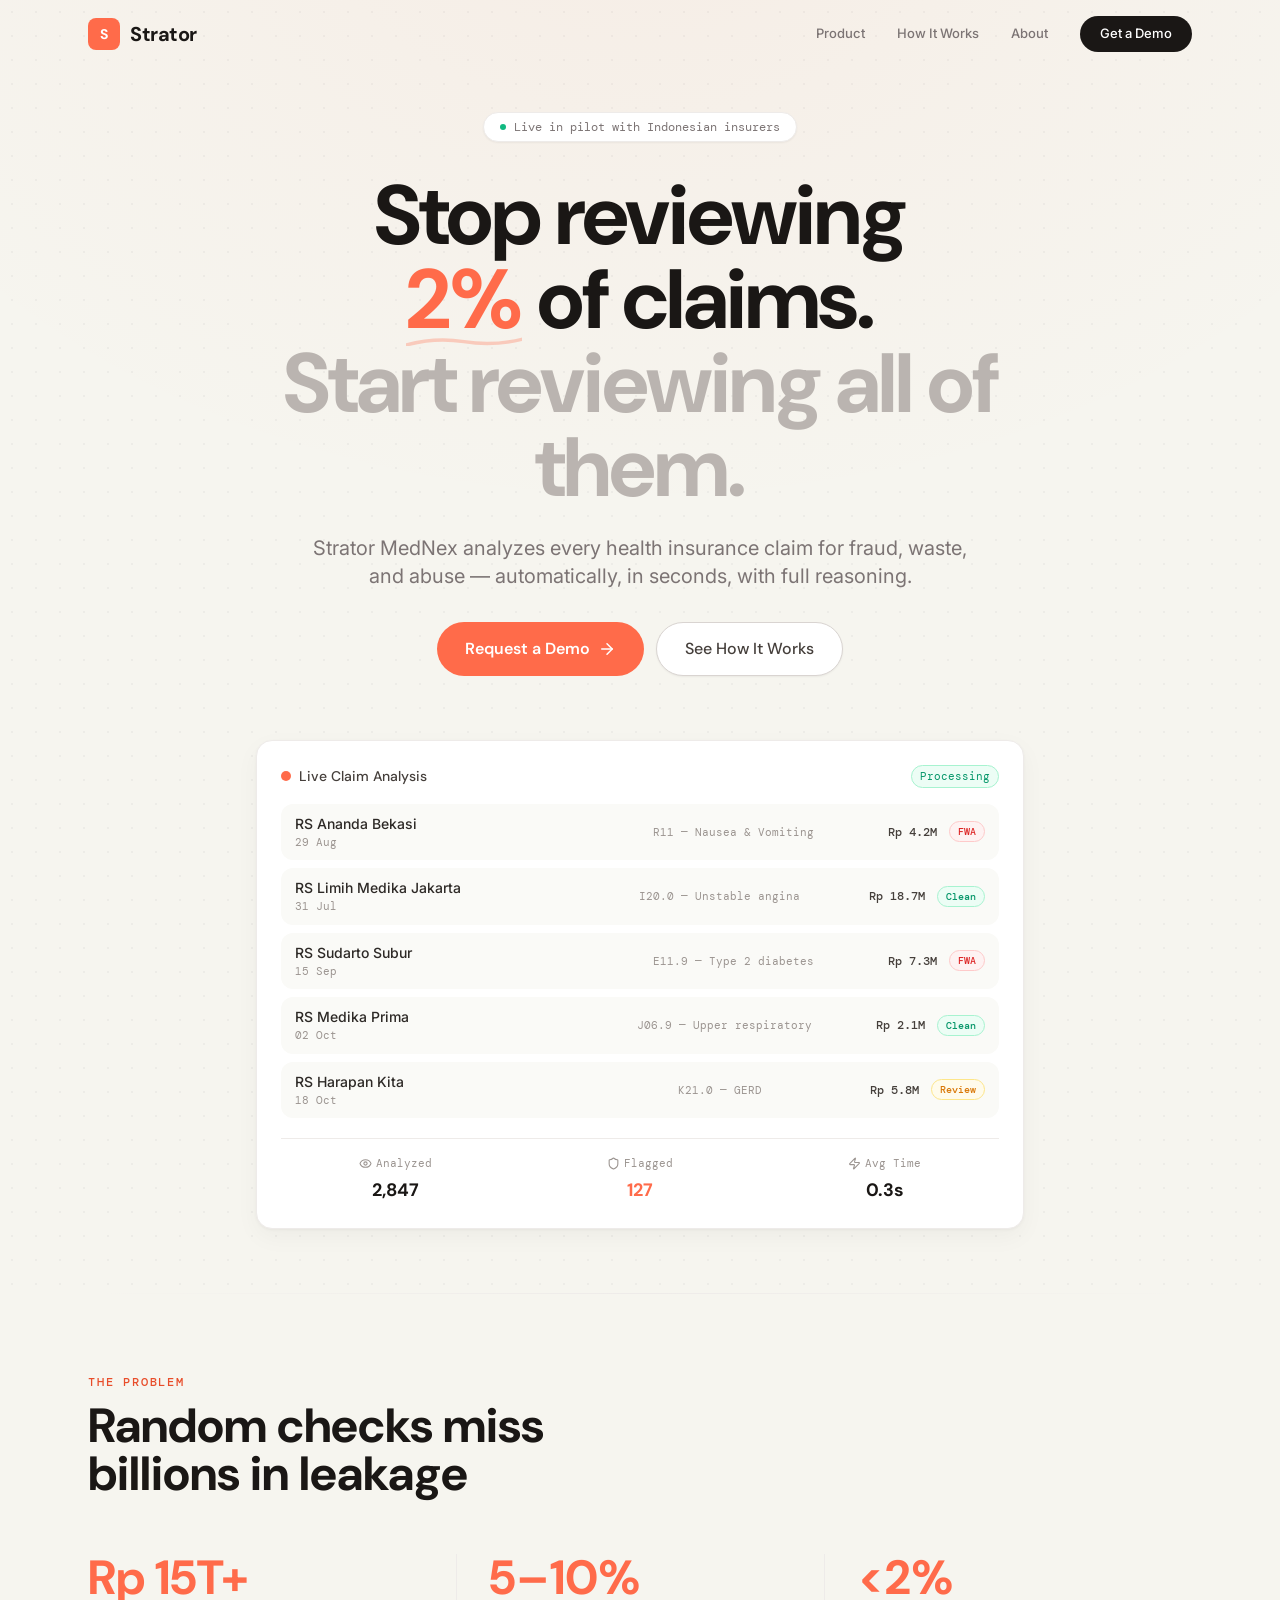
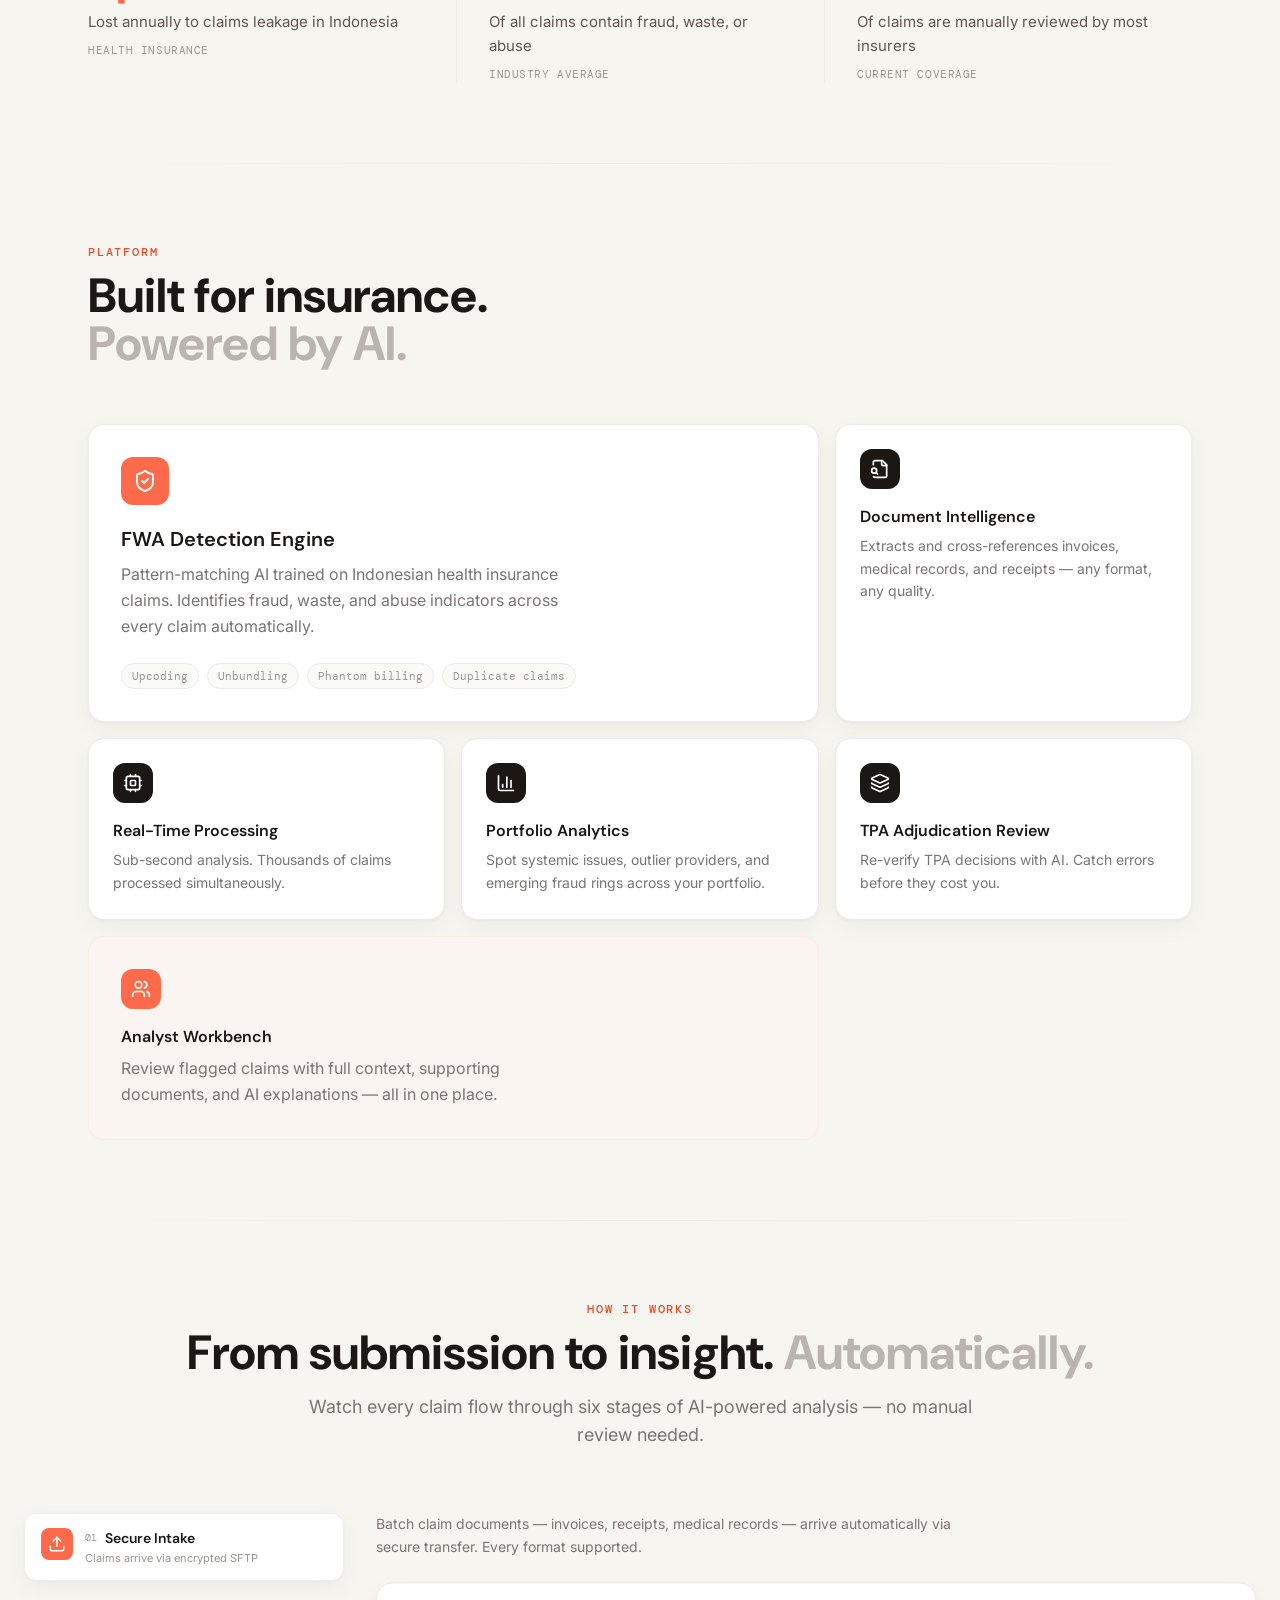
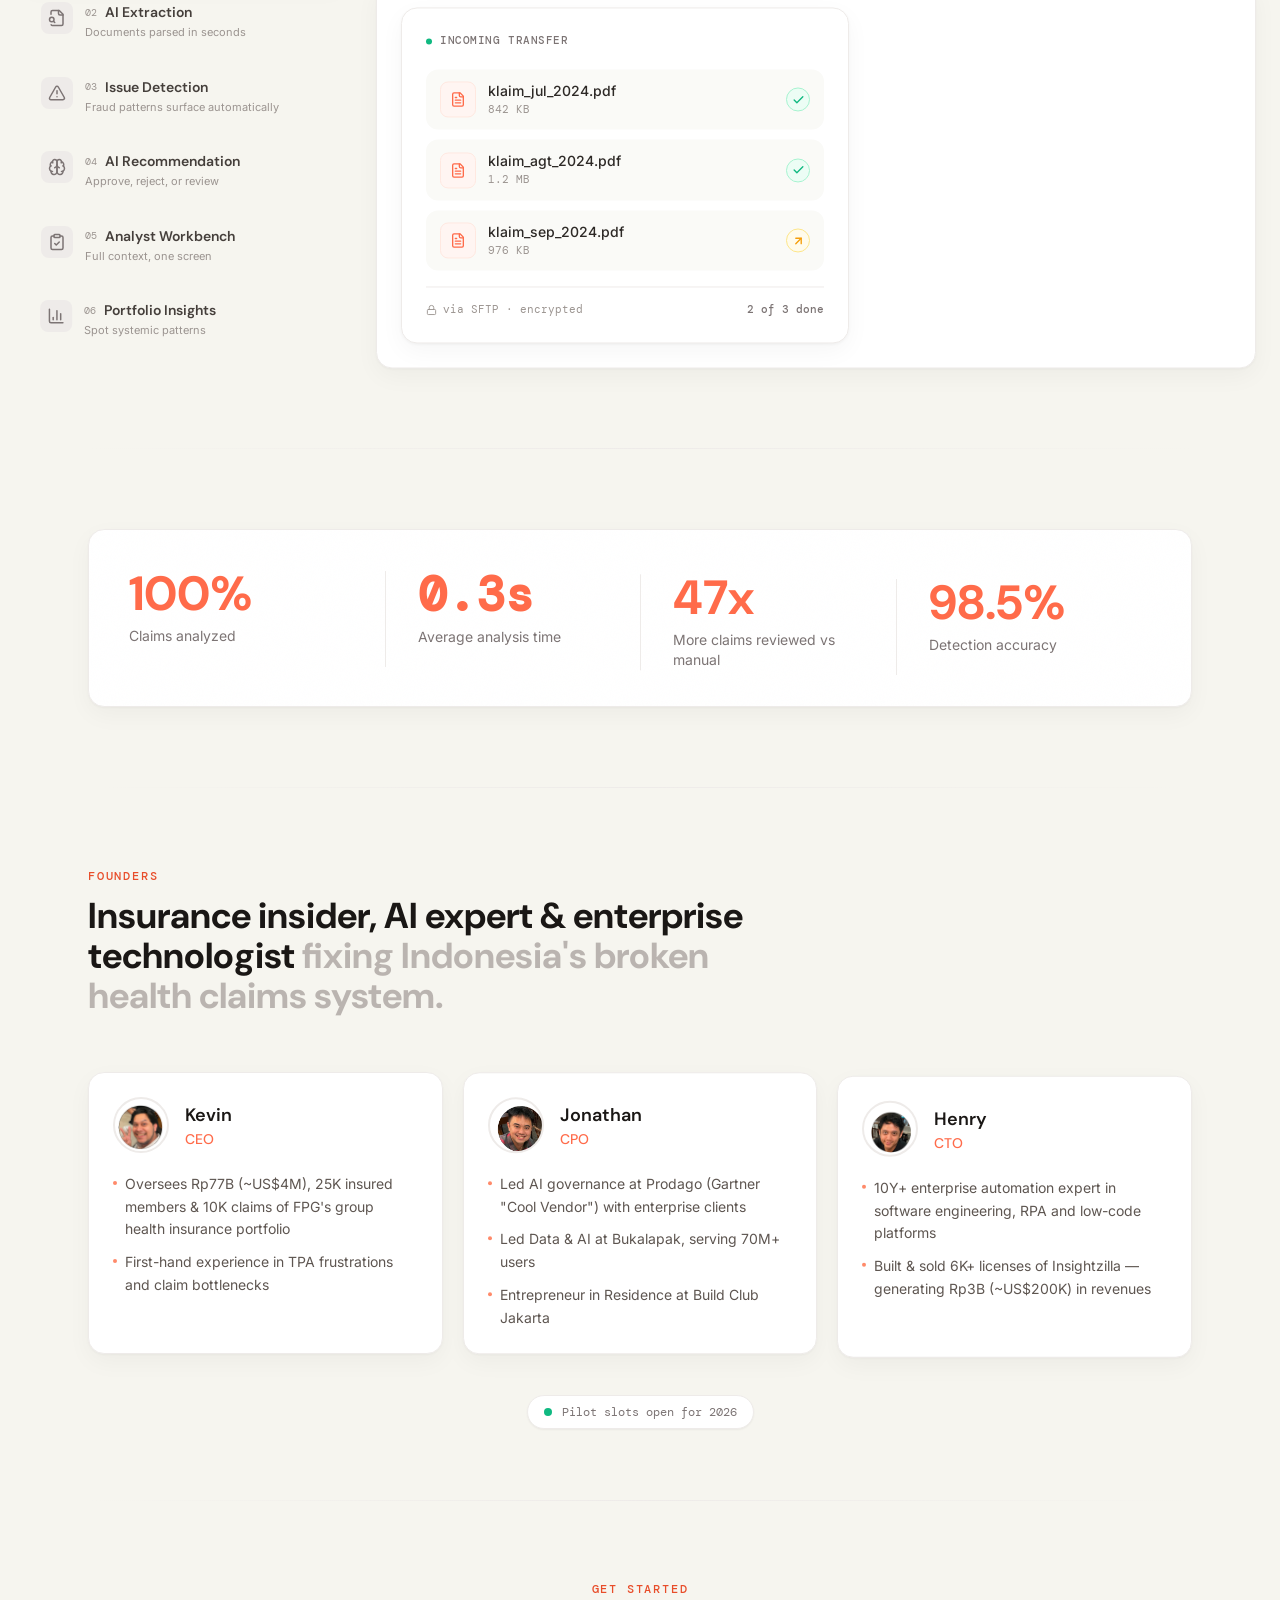
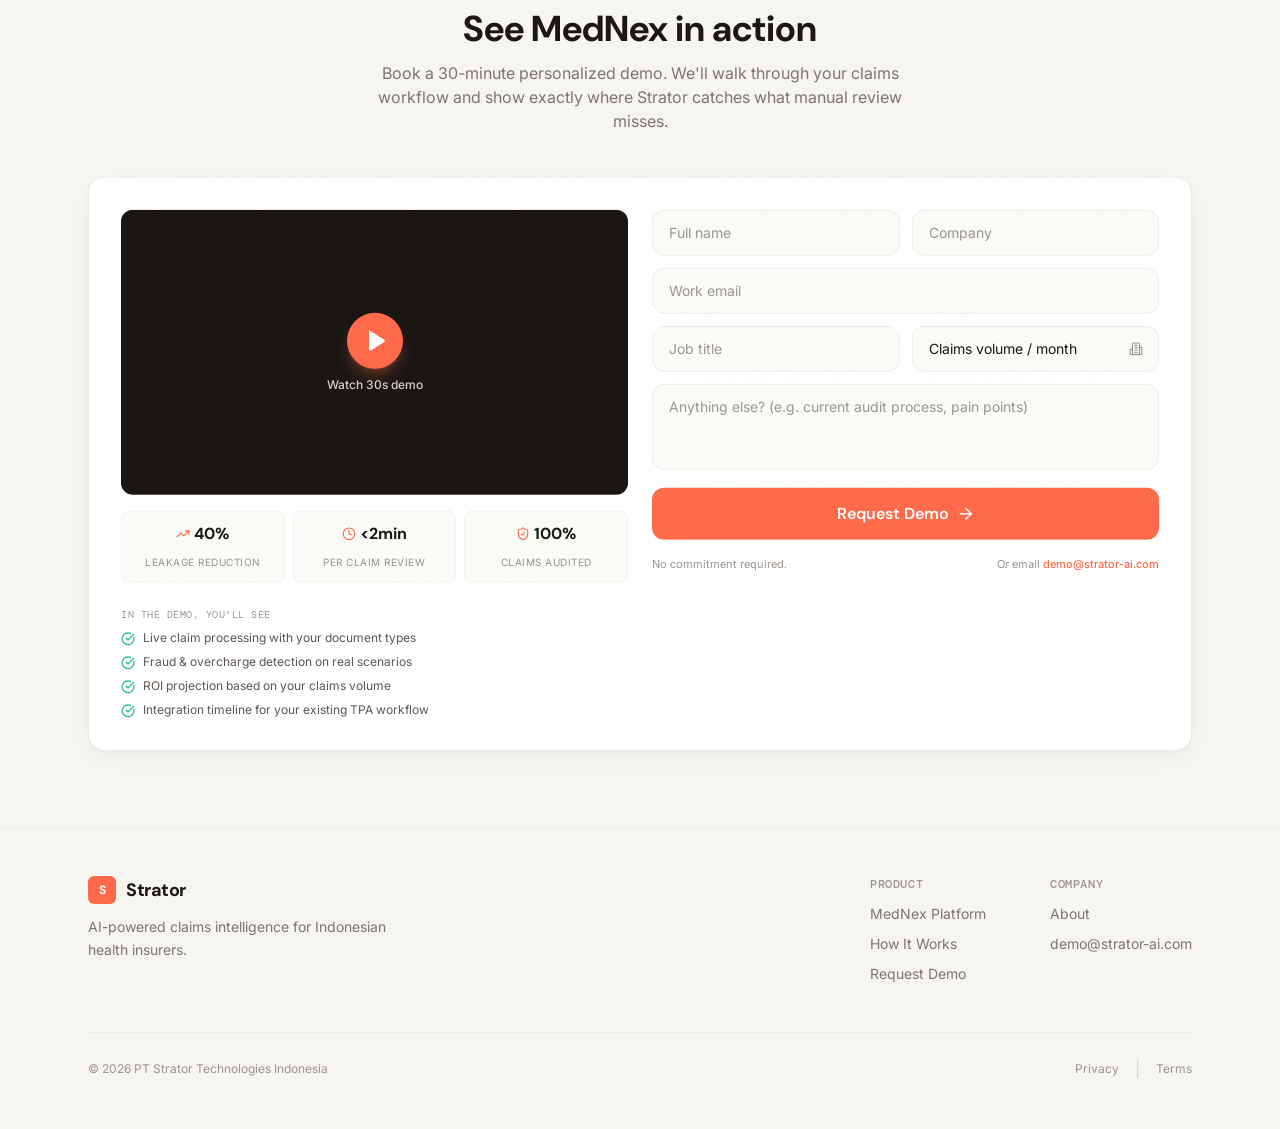
<file: index.html>
<!DOCTYPE html><!--kFU_ZGdJSTR5ktOValyy0--><html lang="en"><head><meta charSet="utf-8"/><meta name="viewport" content="width=device-width, initial-scale=1"/><link rel="preload" as="image" href="/kevin.png"/><link rel="preload" as="image" href="/jonathan.png"/><link rel="preload" as="image" href="/henry.png"/><link rel="stylesheet" href="/_next/static/css/d4214aaf9ccb8d26.css" data-precedence="next"/><link rel="preload" as="script" fetchPriority="low" href="/_next/static/chunks/webpack-fa0fc0894fa9f4e0.js"/><script src="/_next/static/chunks/8e6518bb-c26e82767f1faf66.js" async=""></script><script src="/_next/static/chunks/743-5bb03adbb0e4ddec.js" async=""></script><script src="/_next/static/chunks/main-app-574a68cf1ee1a1f5.js" async=""></script><script src="/_next/static/chunks/884-18b79fb59cd1a793.js" async=""></script><script src="/_next/static/chunks/app/page-0be22b3749873c1d.js" async=""></script><title>Strator — AI-Powered Insurance Claims Intelligence</title><meta name="description" content="Detect fraud, waste, and abuse in health insurance claims. Strator MedNex analyzes every claim automatically — no more random checks."/><meta property="og:title" content="Strator — AI-Powered Insurance Claims Intelligence"/><meta property="og:description" content="Detect fraud, waste, and abuse in health insurance claims with AI that catches what humans miss."/><meta property="og:type" content="website"/><meta name="twitter:card" content="summary"/><meta name="twitter:title" content="Strator — AI-Powered Insurance Claims Intelligence"/><meta name="twitter:description" content="Detect fraud, waste, and abuse in health insurance claims with AI that catches what humans miss."/><script src="/_next/static/chunks/polyfills-42372ed130431b0a.js" noModule=""></script></head><body class="font-sans antialiased"><div hidden=""><!--$--><!--/$--></div><main class="relative"><nav class="fixed top-0 left-0 right-0 z-50 transition-all duration-500 bg-transparent" style="opacity:0;transform:translateY(-20px)"><div class="max-w-6xl mx-auto px-6 py-4 flex items-center justify-between"><a href="#" class="flex items-center gap-2.5 group"><div class="w-8 h-8 rounded-lg bg-coral-500 flex items-center justify-center group-hover:bg-coral-600 transition-colors"><span class="text-white font-display font-bold text-sm">S</span></div><span class="font-display text-xl font-bold tracking-tight text-ink-900">Strator</span></a><div class="hidden md:flex items-center gap-8"><a href="#product" class="text-[13px] font-medium text-ink-500 hover:text-ink-900 transition-colors">Product</a><a href="#how-it-works" class="text-[13px] font-medium text-ink-500 hover:text-ink-900 transition-colors">How It Works</a><a href="#about" class="text-[13px] font-medium text-ink-500 hover:text-ink-900 transition-colors">About</a><a href="#demo" class="inline-flex items-center gap-2 bg-ink-900 hover:bg-ink-800 text-white text-[13px] font-medium px-5 py-2 rounded-full transition-all hover:shadow-lg hover:shadow-ink-900/10">Get a Demo</a></div><button class="md:hidden text-ink-900 p-1"><svg xmlns="http://www.w3.org/2000/svg" width="22" height="22" viewBox="0 0 24 24" fill="none" stroke="currentColor" stroke-width="2" stroke-linecap="round" stroke-linejoin="round" class="lucide lucide-menu"><line x1="4" x2="20" y1="12" y2="12"></line><line x1="4" x2="20" y1="6" y2="6"></line><line x1="4" x2="20" y1="18" y2="18"></line></svg></button></div></nav><section class="relative min-h-screen flex items-center overflow-hidden"><div class="absolute inset-0 bg-grid"></div><div class="absolute inset-0 radial-fade"></div><div class="relative max-w-6xl mx-auto px-6 pt-28 pb-16 w-full"><div class="flex justify-center mb-8" style="opacity:0;transform:translateY(16px)"><div class="inline-flex items-center gap-2 bg-white border border-ink-100 rounded-full px-4 py-1.5 text-xs font-mono text-ink-500 shadow-sm"><span class="w-1.5 h-1.5 bg-emerald-500 rounded-full animate-pulse"></span>Live in pilot with Indonesian insurers</div></div><div class="text-center max-w-4xl mx-auto" style="opacity:0;transform:translateY(24px)"><h1 class="font-display text-5xl md:text-7xl lg:text-[5.25rem] font-bold tracking-tight leading-[1.05] text-balance text-ink-900">Stop reviewing<!-- --> <span class="relative inline-block"><span class="relative z-10 text-coral-500">2%</span><svg class="absolute -bottom-1 left-0 w-full" viewBox="0 0 100 8" preserveAspectRatio="none"><path d="M0 7 Q25 0 50 4 T100 2" fill="none" stroke="rgba(255,107,74,0.3)" stroke-width="3" stroke-linecap="round"></path></svg></span> <!-- -->of claims.<br/><span class="text-ink-300">Start reviewing all of them.</span></h1><p class="mt-6 text-lg md:text-xl text-ink-500 max-w-2xl mx-auto leading-relaxed" style="opacity:0;transform:translateY(16px)">Strator MedNex analyzes every health insurance claim for fraud, waste, and abuse — automatically, in seconds, with full reasoning.</p><div class="mt-8 flex flex-col sm:flex-row gap-3 justify-center" style="opacity:0;transform:translateY(16px)"><a href="#demo" class="inline-flex items-center justify-center gap-2 bg-coral-500 hover:bg-coral-600 text-white font-display font-semibold px-7 py-3.5 rounded-full transition-all hover:shadow-xl hover:shadow-coral-500/20 text-base">Request a Demo<svg xmlns="http://www.w3.org/2000/svg" width="18" height="18" viewBox="0 0 24 24" fill="none" stroke="currentColor" stroke-width="2" stroke-linecap="round" stroke-linejoin="round" class="lucide lucide-arrow-right"><path d="M5 12h14"></path><path d="m12 5 7 7-7 7"></path></svg></a><a href="#how-it-works" class="inline-flex items-center justify-center gap-2 bg-white hover:bg-warm-50 border border-ink-200 text-ink-700 font-display font-medium px-7 py-3.5 rounded-full transition-all shadow-sm">See How It Works</a></div></div><div class="mt-16 max-w-3xl mx-auto" style="opacity:0;transform:translateY(40px)"><div class="card-elevated p-5 md:p-6"><div class="flex items-center justify-between mb-4"><div class="flex items-center gap-2"><div class="w-2.5 h-2.5 rounded-full bg-coral-500 animate-pulse"></div><span class="text-sm font-display font-medium text-ink-700">Live Claim Analysis</span></div><div class="flex items-center gap-2"><span class="text-[11px] font-mono bg-emerald-50 text-emerald-600 border border-emerald-200 px-2 py-0.5 rounded-full">Processing</span></div></div><div class="space-y-2"><div class="flex items-center gap-3 bg-warm-50 rounded-xl px-3.5 py-2.5 group hover:bg-warm-200/40 transition-colors" style="opacity:0;transform:translateX(12px)"><div class="flex-1 min-w-0"><p class="text-sm font-medium text-ink-800 truncate">RS Ananda Bekasi</p><p class="text-[11px] font-mono text-ink-400">29 Aug</p></div><div class="flex-1 min-w-0 text-center hidden md:block"><p class="text-[11px] font-mono text-ink-400 truncate">R11 — Nausea &amp; Vomiting</p></div><div class="text-right hidden sm:block"><p class="text-xs font-mono font-medium text-ink-700">Rp 4.2M</p></div><span class="text-[10px] font-mono font-medium px-2 py-0.5 rounded-full border bg-red-50 text-red-600 border-red-200">FWA</span></div><div class="flex items-center gap-3 bg-warm-50 rounded-xl px-3.5 py-2.5 group hover:bg-warm-200/40 transition-colors" style="opacity:0;transform:translateX(12px)"><div class="flex-1 min-w-0"><p class="text-sm font-medium text-ink-800 truncate">RS Limih Medika Jakarta</p><p class="text-[11px] font-mono text-ink-400">31 Jul</p></div><div class="flex-1 min-w-0 text-center hidden md:block"><p class="text-[11px] font-mono text-ink-400 truncate">I20.0 — Unstable angina</p></div><div class="text-right hidden sm:block"><p class="text-xs font-mono font-medium text-ink-700">Rp 18.7M</p></div><span class="text-[10px] font-mono font-medium px-2 py-0.5 rounded-full border bg-emerald-50 text-emerald-600 border-emerald-200">Clean</span></div><div class="flex items-center gap-3 bg-warm-50 rounded-xl px-3.5 py-2.5 group hover:bg-warm-200/40 transition-colors" style="opacity:0;transform:translateX(12px)"><div class="flex-1 min-w-0"><p class="text-sm font-medium text-ink-800 truncate">RS Sudarto Subur</p><p class="text-[11px] font-mono text-ink-400">15 Sep</p></div><div class="flex-1 min-w-0 text-center hidden md:block"><p class="text-[11px] font-mono text-ink-400 truncate">E11.9 — Type 2 diabetes</p></div><div class="text-right hidden sm:block"><p class="text-xs font-mono font-medium text-ink-700">Rp 7.3M</p></div><span class="text-[10px] font-mono font-medium px-2 py-0.5 rounded-full border bg-red-50 text-red-600 border-red-200">FWA</span></div><div class="flex items-center gap-3 bg-warm-50 rounded-xl px-3.5 py-2.5 group hover:bg-warm-200/40 transition-colors" style="opacity:0;transform:translateX(12px)"><div class="flex-1 min-w-0"><p class="text-sm font-medium text-ink-800 truncate">RS Medika Prima</p><p class="text-[11px] font-mono text-ink-400">02 Oct</p></div><div class="flex-1 min-w-0 text-center hidden md:block"><p class="text-[11px] font-mono text-ink-400 truncate">J06.9 — Upper respiratory</p></div><div class="text-right hidden sm:block"><p class="text-xs font-mono font-medium text-ink-700">Rp 2.1M</p></div><span class="text-[10px] font-mono font-medium px-2 py-0.5 rounded-full border bg-emerald-50 text-emerald-600 border-emerald-200">Clean</span></div><div class="flex items-center gap-3 bg-warm-50 rounded-xl px-3.5 py-2.5 group hover:bg-warm-200/40 transition-colors" style="opacity:0;transform:translateX(12px)"><div class="flex-1 min-w-0"><p class="text-sm font-medium text-ink-800 truncate">RS Harapan Kita</p><p class="text-[11px] font-mono text-ink-400">18 Oct</p></div><div class="flex-1 min-w-0 text-center hidden md:block"><p class="text-[11px] font-mono text-ink-400 truncate">K21.0 — GERD</p></div><div class="text-right hidden sm:block"><p class="text-xs font-mono font-medium text-ink-700">Rp 5.8M</p></div><span class="text-[10px] font-mono font-medium px-2 py-0.5 rounded-full border bg-amber-50 text-amber-600 border-amber-200">Review</span></div></div><div class="mt-5 pt-4 border-t border-ink-100 grid grid-cols-3 gap-4"><div class="text-center"><div class="flex items-center justify-center gap-1 text-ink-400 mb-1"><svg xmlns="http://www.w3.org/2000/svg" width="13" height="13" viewBox="0 0 24 24" fill="none" stroke="currentColor" stroke-width="2" stroke-linecap="round" stroke-linejoin="round" class="lucide lucide-eye"><path d="M2.062 12.348a1 1 0 0 1 0-.696 10.75 10.75 0 0 1 19.876 0 1 1 0 0 1 0 .696 10.75 10.75 0 0 1-19.876 0"></path><circle cx="12" cy="12" r="3"></circle></svg><span class="text-[11px] font-mono">Analyzed</span></div><p class="text-lg font-display font-bold text-ink-900">2,847</p></div><div class="text-center"><div class="flex items-center justify-center gap-1 text-ink-400 mb-1"><svg xmlns="http://www.w3.org/2000/svg" width="13" height="13" viewBox="0 0 24 24" fill="none" stroke="currentColor" stroke-width="2" stroke-linecap="round" stroke-linejoin="round" class="lucide lucide-shield"><path d="M20 13c0 5-3.5 7.5-7.66 8.95a1 1 0 0 1-.67-.01C7.5 20.5 4 18 4 13V6a1 1 0 0 1 1-1c2 0 4.5-1.2 6.24-2.72a1.17 1.17 0 0 1 1.52 0C14.51 3.81 17 5 19 5a1 1 0 0 1 1 1z"></path></svg><span class="text-[11px] font-mono">Flagged</span></div><p class="text-lg font-display font-bold text-coral-500">127</p></div><div class="text-center"><div class="flex items-center justify-center gap-1 text-ink-400 mb-1"><svg xmlns="http://www.w3.org/2000/svg" width="13" height="13" viewBox="0 0 24 24" fill="none" stroke="currentColor" stroke-width="2" stroke-linecap="round" stroke-linejoin="round" class="lucide lucide-zap"><path d="M4 14a1 1 0 0 1-.78-1.63l9.9-10.2a.5.5 0 0 1 .86.46l-1.92 6.02A1 1 0 0 0 13 10h7a1 1 0 0 1 .78 1.63l-9.9 10.2a.5.5 0 0 1-.86-.46l1.92-6.02A1 1 0 0 0 11 14z"></path></svg><span class="text-[11px] font-mono">Avg Time</span></div><p class="text-lg font-display font-bold text-ink-900">0.3s</p></div></div></div></div></div></section><div class="max-w-6xl mx-auto px-6"><div class="h-px bg-gradient-to-r from-transparent via-ink-100 to-transparent"></div></div><section class="relative py-16 md:py-20 overflow-hidden"><div class="relative max-w-6xl mx-auto px-6"><div class="mb-14" style="opacity:0;transform:translateY(24px)"><p class="section-label">The Problem</p><h2 class="mt-3 font-display text-3xl md:text-5xl font-bold text-ink-900 max-w-xl leading-tight">Random checks miss billions in leakage</h2></div><div class="grid md:grid-cols-3 gap-0 md:divide-x divide-ink-100"><div class="py-8 md:py-0 md:px-8 first:md:pl-0 last:md:pr-0 border-b md:border-b-0 border-ink-100 last:border-b-0" style="opacity:0;transform:translateY(24px)"><p class="font-display text-4xl md:text-5xl font-bold text-coral-500 mb-2">Rp 15T+</p><p class="text-ink-600 leading-relaxed text-[15px]">Lost annually to claims leakage in Indonesia</p><p class="mt-2 text-[11px] font-mono text-ink-400 uppercase tracking-wider">health insurance</p></div><div class="py-8 md:py-0 md:px-8 first:md:pl-0 last:md:pr-0 border-b md:border-b-0 border-ink-100 last:border-b-0" style="opacity:0;transform:translateY(24px)"><p class="font-display text-4xl md:text-5xl font-bold text-coral-500 mb-2">5–10%</p><p class="text-ink-600 leading-relaxed text-[15px]">Of all claims contain fraud, waste, or abuse</p><p class="mt-2 text-[11px] font-mono text-ink-400 uppercase tracking-wider">industry average</p></div><div class="py-8 md:py-0 md:px-8 first:md:pl-0 last:md:pr-0 border-b md:border-b-0 border-ink-100 last:border-b-0" style="opacity:0;transform:translateY(24px)"><p class="font-display text-4xl md:text-5xl font-bold text-coral-500 mb-2">&lt;2%</p><p class="text-ink-600 leading-relaxed text-[15px]">Of claims are manually reviewed by most insurers</p><p class="mt-2 text-[11px] font-mono text-ink-400 uppercase tracking-wider">current coverage</p></div></div></div></section><div class="max-w-6xl mx-auto px-6"><div class="h-px bg-gradient-to-r from-transparent via-ink-100 to-transparent"></div></div><section id="product" class="relative py-16 md:py-20"><div class="relative max-w-6xl mx-auto px-6"><div class="mb-14" style="opacity:0;transform:translateY(24px)"><p class="section-label">Platform</p><h2 class="mt-3 font-display text-3xl md:text-5xl font-bold text-ink-900 max-w-lg leading-tight">Built for insurance.<!-- --> <span class="text-ink-300">Powered by AI.</span></h2></div><div class="grid grid-cols-1 md:grid-cols-6 gap-4"><div class="md:col-span-4 card-elevated p-8 group hover:shadow-lg transition-all relative overflow-hidden" style="opacity:0;transform:translateY(24px)"><div class="relative"><div class="inline-flex items-center justify-center w-12 h-12 rounded-xl bg-coral-500 text-white mb-5"><svg xmlns="http://www.w3.org/2000/svg" width="24" height="24" viewBox="0 0 24 24" fill="none" stroke="currentColor" stroke-width="2" stroke-linecap="round" stroke-linejoin="round" class="lucide lucide-shield-check"><path d="M20 13c0 5-3.5 7.5-7.66 8.95a1 1 0 0 1-.67-.01C7.5 20.5 4 18 4 13V6a1 1 0 0 1 1-1c2 0 4.5-1.2 6.24-2.72a1.17 1.17 0 0 1 1.52 0C14.51 3.81 17 5 19 5a1 1 0 0 1 1 1z"></path><path d="m9 12 2 2 4-4"></path></svg></div><h3 class="font-display text-xl font-semibold text-ink-900 mb-2">FWA Detection Engine</h3><p class="text-ink-500 leading-relaxed max-w-md">Pattern-matching AI trained on Indonesian health insurance claims. Identifies fraud, waste, and abuse indicators across every claim automatically.</p><div class="mt-6 flex flex-wrap gap-2"><span class="text-[11px] font-mono text-ink-400 bg-warm-50 border border-ink-100 rounded-full px-2.5 py-1">Upcoding</span><span class="text-[11px] font-mono text-ink-400 bg-warm-50 border border-ink-100 rounded-full px-2.5 py-1">Unbundling</span><span class="text-[11px] font-mono text-ink-400 bg-warm-50 border border-ink-100 rounded-full px-2.5 py-1">Phantom billing</span><span class="text-[11px] font-mono text-ink-400 bg-warm-50 border border-ink-100 rounded-full px-2.5 py-1">Duplicate claims</span></div></div></div><div class="md:col-span-2 card-elevated p-6 group hover:shadow-lg transition-all" style="opacity:0;transform:translateY(24px)"><div class="inline-flex items-center justify-center w-10 h-10 rounded-xl bg-ink-900 text-white mb-4"><svg xmlns="http://www.w3.org/2000/svg" width="20" height="20" viewBox="0 0 24 24" fill="none" stroke="currentColor" stroke-width="2" stroke-linecap="round" stroke-linejoin="round" class="lucide lucide-file-search"><path d="M14 2v4a2 2 0 0 0 2 2h4"></path><path d="M4.268 21a2 2 0 0 0 1.727 1H18a2 2 0 0 0 2-2V7l-5-5H6a2 2 0 0 0-2 2v3"></path><path d="m9 18-1.5-1.5"></path><circle cx="5" cy="14" r="3"></circle></svg></div><h3 class="font-display text-base font-semibold text-ink-900 mb-1.5">Document Intelligence</h3><p class="text-sm text-ink-500 leading-relaxed">Extracts and cross-references invoices, medical records, and receipts — any format, any quality.</p></div><div class="md:col-span-2 card-elevated p-6 group hover:shadow-lg transition-all" style="opacity:0;transform:translateY(24px)"><div class="inline-flex items-center justify-center w-10 h-10 rounded-xl bg-ink-900 text-white mb-4"><svg xmlns="http://www.w3.org/2000/svg" width="20" height="20" viewBox="0 0 24 24" fill="none" stroke="currentColor" stroke-width="2" stroke-linecap="round" stroke-linejoin="round" class="lucide lucide-cpu"><rect width="16" height="16" x="4" y="4" rx="2"></rect><rect width="6" height="6" x="9" y="9" rx="1"></rect><path d="M15 2v2"></path><path d="M15 20v2"></path><path d="M2 15h2"></path><path d="M2 9h2"></path><path d="M20 15h2"></path><path d="M20 9h2"></path><path d="M9 2v2"></path><path d="M9 20v2"></path></svg></div><h3 class="font-display text-base font-semibold text-ink-900 mb-1.5">Real-Time Processing</h3><p class="text-sm text-ink-500 leading-relaxed">Sub-second analysis. Thousands of claims processed simultaneously.</p></div><div class="md:col-span-2 card-elevated p-6 group hover:shadow-lg transition-all" style="opacity:0;transform:translateY(24px)"><div class="inline-flex items-center justify-center w-10 h-10 rounded-xl bg-ink-900 text-white mb-4"><svg xmlns="http://www.w3.org/2000/svg" width="20" height="20" viewBox="0 0 24 24" fill="none" stroke="currentColor" stroke-width="2" stroke-linecap="round" stroke-linejoin="round" class="lucide lucide-chart-column"><path d="M3 3v16a2 2 0 0 0 2 2h16"></path><path d="M18 17V9"></path><path d="M13 17V5"></path><path d="M8 17v-3"></path></svg></div><h3 class="font-display text-base font-semibold text-ink-900 mb-1.5">Portfolio Analytics</h3><p class="text-sm text-ink-500 leading-relaxed">Spot systemic issues, outlier providers, and emerging fraud rings across your portfolio.</p></div><div class="md:col-span-2 card-elevated p-6 group hover:shadow-lg transition-all" style="opacity:0;transform:translateY(24px)"><div class="inline-flex items-center justify-center w-10 h-10 rounded-xl bg-ink-900 text-white mb-4"><svg xmlns="http://www.w3.org/2000/svg" width="20" height="20" viewBox="0 0 24 24" fill="none" stroke="currentColor" stroke-width="2" stroke-linecap="round" stroke-linejoin="round" class="lucide lucide-layers"><path d="M12.83 2.18a2 2 0 0 0-1.66 0L2.6 6.08a1 1 0 0 0 0 1.83l8.58 3.91a2 2 0 0 0 1.66 0l8.58-3.9a1 1 0 0 0 0-1.83z"></path><path d="M2 12a1 1 0 0 0 .58.91l8.6 3.91a2 2 0 0 0 1.65 0l8.58-3.9A1 1 0 0 0 22 12"></path><path d="M2 17a1 1 0 0 0 .58.91l8.6 3.91a2 2 0 0 0 1.65 0l8.58-3.9A1 1 0 0 0 22 17"></path></svg></div><h3 class="font-display text-base font-semibold text-ink-900 mb-1.5">TPA Adjudication Review</h3><p class="text-sm text-ink-500 leading-relaxed">Re-verify TPA decisions with AI. Catch errors before they cost you.</p></div><div class="md:col-span-4 card-warm p-8 group hover:shadow-md transition-all" style="opacity:0;transform:translateY(24px)"><div class="inline-flex items-center justify-center w-10 h-10 rounded-xl bg-coral-500 text-white mb-4"><svg xmlns="http://www.w3.org/2000/svg" width="20" height="20" viewBox="0 0 24 24" fill="none" stroke="currentColor" stroke-width="2" stroke-linecap="round" stroke-linejoin="round" class="lucide lucide-users"><path d="M16 21v-2a4 4 0 0 0-4-4H6a4 4 0 0 0-4 4v2"></path><circle cx="9" cy="7" r="4"></circle><path d="M22 21v-2a4 4 0 0 0-3-3.87"></path><path d="M16 3.13a4 4 0 0 1 0 7.75"></path></svg></div><h3 class="font-display text-base font-semibold text-ink-900 mb-1.5">Analyst Workbench</h3><p class="text-ink-500 leading-relaxed max-w-md">Review flagged claims with full context, supporting documents, and AI explanations — all in one place.</p></div></div></div></section><div class="max-w-6xl mx-auto px-6"><div class="h-px bg-gradient-to-r from-transparent via-ink-100 to-transparent"></div></div><section id="how-it-works" class="relative py-16 md:py-20"><div class="max-w-7xl mx-auto px-6"><div class="text-center mb-16" style="opacity:0;transform:translateY(24px)"><p class="section-label">How It Works</p><h2 class="mt-3 font-display text-3xl md:text-5xl font-bold text-ink-900 leading-tight">From submission to insight.<!-- --> <span class="text-ink-300">Automatically.</span></h2><p class="mt-4 text-lg text-ink-500 max-w-2xl mx-auto">Watch every claim flow through six stages of AI-powered analysis — no manual review needed.</p></div><div class="grid lg:grid-cols-[320px_1fr] gap-8 items-start"><div class="space-y-1.5 lg:sticky lg:top-28" style="opacity:0;transform:translateX(-24px)"><button class="w-full text-left px-4 py-3.5 rounded-xl transition-all group bg-white shadow-[0_1px_3px_rgba(0,0,0,0.04),0_8px_24px_rgba(0,0,0,0.04)] border border-ink-100" style="opacity:0;transform:translateX(-16px)"><div class="flex items-start gap-3"><div class="flex-shrink-0 w-8 h-8 rounded-lg flex items-center justify-center transition-colors bg-coral-500 text-white"><svg xmlns="http://www.w3.org/2000/svg" width="18" height="18" viewBox="0 0 24 24" fill="none" stroke="currentColor" stroke-width="2" stroke-linecap="round" stroke-linejoin="round" class="lucide lucide-upload"><path d="M21 15v4a2 2 0 0 1-2 2H5a2 2 0 0 1-2-2v-4"></path><polyline points="17 8 12 3 7 8"></polyline><line x1="12" x2="12" y1="3" y2="15"></line></svg></div><div class="min-w-0"><div class="flex items-center gap-2"><span class="text-[10px] font-mono text-ink-400">01</span><p class="text-sm font-display font-semibold truncate text-ink-900">Secure Intake</p></div><p class="text-[11px] text-ink-400 mt-0.5 truncate">Claims arrive via encrypted SFTP</p></div></div></button><button class="w-full text-left px-4 py-3.5 rounded-xl transition-all group hover:bg-warm-50 border border-transparent" style="opacity:0;transform:translateX(-16px)"><div class="flex items-start gap-3"><div class="flex-shrink-0 w-8 h-8 rounded-lg flex items-center justify-center transition-colors bg-ink-100 text-ink-500 group-hover:bg-ink-200"><svg xmlns="http://www.w3.org/2000/svg" width="18" height="18" viewBox="0 0 24 24" fill="none" stroke="currentColor" stroke-width="2" stroke-linecap="round" stroke-linejoin="round" class="lucide lucide-file-search"><path d="M14 2v4a2 2 0 0 0 2 2h4"></path><path d="M4.268 21a2 2 0 0 0 1.727 1H18a2 2 0 0 0 2-2V7l-5-5H6a2 2 0 0 0-2 2v3"></path><path d="m9 18-1.5-1.5"></path><circle cx="5" cy="14" r="3"></circle></svg></div><div class="min-w-0"><div class="flex items-center gap-2"><span class="text-[10px] font-mono text-ink-400">02</span><p class="text-sm font-display font-semibold truncate text-ink-700">AI Extraction</p></div><p class="text-[11px] text-ink-400 mt-0.5 truncate">Documents parsed in seconds</p></div></div></button><button class="w-full text-left px-4 py-3.5 rounded-xl transition-all group hover:bg-warm-50 border border-transparent" style="opacity:0;transform:translateX(-16px)"><div class="flex items-start gap-3"><div class="flex-shrink-0 w-8 h-8 rounded-lg flex items-center justify-center transition-colors bg-ink-100 text-ink-500 group-hover:bg-ink-200"><svg xmlns="http://www.w3.org/2000/svg" width="18" height="18" viewBox="0 0 24 24" fill="none" stroke="currentColor" stroke-width="2" stroke-linecap="round" stroke-linejoin="round" class="lucide lucide-triangle-alert"><path d="m21.73 18-8-14a2 2 0 0 0-3.48 0l-8 14A2 2 0 0 0 4 21h16a2 2 0 0 0 1.73-3"></path><path d="M12 9v4"></path><path d="M12 17h.01"></path></svg></div><div class="min-w-0"><div class="flex items-center gap-2"><span class="text-[10px] font-mono text-ink-400">03</span><p class="text-sm font-display font-semibold truncate text-ink-700">Issue Detection</p></div><p class="text-[11px] text-ink-400 mt-0.5 truncate">Fraud patterns surface automatically</p></div></div></button><button class="w-full text-left px-4 py-3.5 rounded-xl transition-all group hover:bg-warm-50 border border-transparent" style="opacity:0;transform:translateX(-16px)"><div class="flex items-start gap-3"><div class="flex-shrink-0 w-8 h-8 rounded-lg flex items-center justify-center transition-colors bg-ink-100 text-ink-500 group-hover:bg-ink-200"><svg xmlns="http://www.w3.org/2000/svg" width="18" height="18" viewBox="0 0 24 24" fill="none" stroke="currentColor" stroke-width="2" stroke-linecap="round" stroke-linejoin="round" class="lucide lucide-brain"><path d="M12 5a3 3 0 1 0-5.997.125 4 4 0 0 0-2.526 5.77 4 4 0 0 0 .556 6.588A4 4 0 1 0 12 18Z"></path><path d="M12 5a3 3 0 1 1 5.997.125 4 4 0 0 1 2.526 5.77 4 4 0 0 1-.556 6.588A4 4 0 1 1 12 18Z"></path><path d="M15 13a4.5 4.5 0 0 1-3-4 4.5 4.5 0 0 1-3 4"></path><path d="M17.599 6.5a3 3 0 0 0 .399-1.375"></path><path d="M6.003 5.125A3 3 0 0 0 6.401 6.5"></path><path d="M3.477 10.896a4 4 0 0 1 .585-.396"></path><path d="M19.938 10.5a4 4 0 0 1 .585.396"></path><path d="M6 18a4 4 0 0 1-1.967-.516"></path><path d="M19.967 17.484A4 4 0 0 1 18 18"></path></svg></div><div class="min-w-0"><div class="flex items-center gap-2"><span class="text-[10px] font-mono text-ink-400">04</span><p class="text-sm font-display font-semibold truncate text-ink-700">AI Recommendation</p></div><p class="text-[11px] text-ink-400 mt-0.5 truncate">Approve, reject, or review</p></div></div></button><button class="w-full text-left px-4 py-3.5 rounded-xl transition-all group hover:bg-warm-50 border border-transparent" style="opacity:0;transform:translateX(-16px)"><div class="flex items-start gap-3"><div class="flex-shrink-0 w-8 h-8 rounded-lg flex items-center justify-center transition-colors bg-ink-100 text-ink-500 group-hover:bg-ink-200"><svg xmlns="http://www.w3.org/2000/svg" width="18" height="18" viewBox="0 0 24 24" fill="none" stroke="currentColor" stroke-width="2" stroke-linecap="round" stroke-linejoin="round" class="lucide lucide-clipboard-check"><rect width="8" height="4" x="8" y="2" rx="1" ry="1"></rect><path d="M16 4h2a2 2 0 0 1 2 2v14a2 2 0 0 1-2 2H6a2 2 0 0 1-2-2V6a2 2 0 0 1 2-2h2"></path><path d="m9 14 2 2 4-4"></path></svg></div><div class="min-w-0"><div class="flex items-center gap-2"><span class="text-[10px] font-mono text-ink-400">05</span><p class="text-sm font-display font-semibold truncate text-ink-700">Analyst Workbench</p></div><p class="text-[11px] text-ink-400 mt-0.5 truncate">Full context, one screen</p></div></div></button><button class="w-full text-left px-4 py-3.5 rounded-xl transition-all group hover:bg-warm-50 border border-transparent" style="opacity:0;transform:translateX(-16px)"><div class="flex items-start gap-3"><div class="flex-shrink-0 w-8 h-8 rounded-lg flex items-center justify-center transition-colors bg-ink-100 text-ink-500 group-hover:bg-ink-200"><svg xmlns="http://www.w3.org/2000/svg" width="18" height="18" viewBox="0 0 24 24" fill="none" stroke="currentColor" stroke-width="2" stroke-linecap="round" stroke-linejoin="round" class="lucide lucide-chart-column"><path d="M3 3v16a2 2 0 0 0 2 2h16"></path><path d="M18 17V9"></path><path d="M13 17V5"></path><path d="M8 17v-3"></path></svg></div><div class="min-w-0"><div class="flex items-center gap-2"><span class="text-[10px] font-mono text-ink-400">06</span><p class="text-sm font-display font-semibold truncate text-ink-700">Portfolio Insights</p></div><p class="text-[11px] text-ink-400 mt-0.5 truncate">Spot systemic patterns</p></div></div></button></div><div style="opacity:0;transform:translateY(24px)"><div class="mb-6" style="opacity:0;transform:translateY(8px)"><p class="text-ink-500 leading-relaxed text-sm max-w-xl">Batch claim documents — invoices, receipts, medical records — arrive automatically via secure transfer. Every format supported.</p></div><div class="card-elevated p-4 md:p-6 overflow-hidden"><div style="opacity:0;transform:scale(0.98)"><div class="card-elevated rounded-2xl p-5 md:p-6 w-full max-w-md" style="opacity:0;transform:translateY(24px)"><div class="flex items-center gap-2 mb-5"><div class="w-1.5 h-1.5 rounded-full bg-emerald-500 animate-pulse"></div><span class="text-[11px] font-mono font-medium tracking-wider uppercase text-ink-500">Incoming Transfer</span></div><div class="space-y-2.5"><div class="flex items-center gap-3 rounded-xl bg-warm-50 px-3.5 py-3" style="opacity:0;transform:translateX(-12px)"><div class="flex-shrink-0 w-9 h-9 rounded-lg bg-coral-50 border border-coral-100 flex items-center justify-center"><svg xmlns="http://www.w3.org/2000/svg" width="16" height="16" viewBox="0 0 24 24" fill="none" stroke="currentColor" stroke-width="2" stroke-linecap="round" stroke-linejoin="round" class="lucide lucide-file-text text-coral-500"><path d="M15 2H6a2 2 0 0 0-2 2v16a2 2 0 0 0 2 2h12a2 2 0 0 0 2-2V7Z"></path><path d="M14 2v4a2 2 0 0 0 2 2h4"></path><path d="M10 9H8"></path><path d="M16 13H8"></path><path d="M16 17H8"></path></svg></div><div class="flex-1 min-w-0"><p class="text-sm font-medium text-ink-800 truncate">klaim_jul_2024.pdf</p><p class="text-[11px] font-mono text-ink-400">842 KB</p></div><div class="flex-shrink-0 w-6 h-6 rounded-full bg-emerald-50 border border-emerald-200 flex items-center justify-center"><svg xmlns="http://www.w3.org/2000/svg" width="13" height="13" viewBox="0 0 24 24" fill="none" stroke="currentColor" stroke-width="2.5" stroke-linecap="round" stroke-linejoin="round" class="lucide lucide-check text-emerald-500"><path d="M20 6 9 17l-5-5"></path></svg></div></div><div class="flex items-center gap-3 rounded-xl bg-warm-50 px-3.5 py-3" style="opacity:0;transform:translateX(-12px)"><div class="flex-shrink-0 w-9 h-9 rounded-lg bg-coral-50 border border-coral-100 flex items-center justify-center"><svg xmlns="http://www.w3.org/2000/svg" width="16" height="16" viewBox="0 0 24 24" fill="none" stroke="currentColor" stroke-width="2" stroke-linecap="round" stroke-linejoin="round" class="lucide lucide-file-text text-coral-500"><path d="M15 2H6a2 2 0 0 0-2 2v16a2 2 0 0 0 2 2h12a2 2 0 0 0 2-2V7Z"></path><path d="M14 2v4a2 2 0 0 0 2 2h4"></path><path d="M10 9H8"></path><path d="M16 13H8"></path><path d="M16 17H8"></path></svg></div><div class="flex-1 min-w-0"><p class="text-sm font-medium text-ink-800 truncate">klaim_agt_2024.pdf</p><p class="text-[11px] font-mono text-ink-400">1.2 MB</p></div><div class="flex-shrink-0 w-6 h-6 rounded-full bg-emerald-50 border border-emerald-200 flex items-center justify-center"><svg xmlns="http://www.w3.org/2000/svg" width="13" height="13" viewBox="0 0 24 24" fill="none" stroke="currentColor" stroke-width="2.5" stroke-linecap="round" stroke-linejoin="round" class="lucide lucide-check text-emerald-500"><path d="M20 6 9 17l-5-5"></path></svg></div></div><div class="flex items-center gap-3 rounded-xl bg-warm-50 px-3.5 py-3" style="opacity:0;transform:translateX(-12px)"><div class="flex-shrink-0 w-9 h-9 rounded-lg bg-coral-50 border border-coral-100 flex items-center justify-center"><svg xmlns="http://www.w3.org/2000/svg" width="16" height="16" viewBox="0 0 24 24" fill="none" stroke="currentColor" stroke-width="2" stroke-linecap="round" stroke-linejoin="round" class="lucide lucide-file-text text-coral-500"><path d="M15 2H6a2 2 0 0 0-2 2v16a2 2 0 0 0 2 2h12a2 2 0 0 0 2-2V7Z"></path><path d="M14 2v4a2 2 0 0 0 2 2h4"></path><path d="M10 9H8"></path><path d="M16 13H8"></path><path d="M16 17H8"></path></svg></div><div class="flex-1 min-w-0"><p class="text-sm font-medium text-ink-800 truncate">klaim_sep_2024.pdf</p><p class="text-[11px] font-mono text-ink-400">976 KB</p></div><div class="flex-shrink-0 w-6 h-6 rounded-full bg-amber-50 border border-amber-200 flex items-center justify-center"><svg xmlns="http://www.w3.org/2000/svg" width="13" height="13" viewBox="0 0 24 24" fill="none" stroke="currentColor" stroke-width="2.5" stroke-linecap="round" stroke-linejoin="round" class="lucide lucide-arrow-up-right text-amber-500 animate-pulse"><path d="M7 7h10v10"></path><path d="M7 17 17 7"></path></svg></div></div></div><div class="mt-4 pt-3.5 border-t border-ink-100 flex items-center justify-between"><div class="flex items-center gap-1.5 text-ink-400"><svg xmlns="http://www.w3.org/2000/svg" width="11" height="11" viewBox="0 0 24 24" fill="none" stroke="currentColor" stroke-width="2" stroke-linecap="round" stroke-linejoin="round" class="lucide lucide-lock"><rect width="18" height="11" x="3" y="11" rx="2" ry="2"></rect><path d="M7 11V7a5 5 0 0 1 10 0v4"></path></svg><span class="text-[11px] font-mono">via SFTP · encrypted</span></div><span class="text-[11px] font-mono text-ink-500 font-medium">2 of 3 done</span></div></div></div></div></div></div></div></section><div class="max-w-6xl mx-auto px-6"><div class="h-px bg-gradient-to-r from-transparent via-ink-100 to-transparent"></div></div><section class="relative py-16 md:py-20"><div class="max-w-6xl mx-auto px-6"><div class="noise card-elevated p-8 md:p-10 rounded-2xl" style="opacity:0;transform:translateY(24px)"><div class="grid grid-cols-2 md:grid-cols-4 gap-8 md:gap-0 md:divide-x divide-ink-100"><div class="md:px-8 first:md:pl-0 last:md:pr-0 text-center md:text-left" style="opacity:0;transform:translateY(16px)"><p class="text-4xl md:text-5xl font-bold text-coral-500 font-display">100%</p><p class="mt-2 text-sm text-ink-500">Claims analyzed</p></div><div class="md:px-8 first:md:pl-0 last:md:pr-0 text-center md:text-left" style="opacity:0;transform:translateY(16px)"><p class="text-4xl md:text-5xl font-bold text-coral-500 font-mono">0.3s</p><p class="mt-2 text-sm text-ink-500">Average analysis time</p></div><div class="md:px-8 first:md:pl-0 last:md:pr-0 text-center md:text-left" style="opacity:0;transform:translateY(16px)"><p class="text-4xl md:text-5xl font-bold text-coral-500 font-display">47x</p><p class="mt-2 text-sm text-ink-500">More claims reviewed vs manual</p></div><div class="md:px-8 first:md:pl-0 last:md:pr-0 text-center md:text-left" style="opacity:0;transform:translateY(16px)"><p class="text-4xl md:text-5xl font-bold text-coral-500 font-display">98.5%</p><p class="mt-2 text-sm text-ink-500">Detection accuracy</p></div></div></div></div></section><div class="max-w-6xl mx-auto px-6"><div class="h-px bg-gradient-to-r from-transparent via-ink-100 to-transparent"></div></div><section id="about" class="relative py-16 md:py-20"><div class="max-w-6xl mx-auto px-6"><div class="mb-14" style="opacity:0;transform:translateY(24px)"><p class="section-label">Founders</p><h2 class="mt-3 font-display text-3xl md:text-4xl font-bold leading-tight text-ink-900 max-w-2xl">Insurance insider, AI expert &amp; enterprise technologist<!-- --> <span class="text-ink-300">fixing Indonesia&#x27;s broken health claims system.</span></h2></div><div class="grid md:grid-cols-3 gap-5"><div class="card-elevated p-6" style="opacity:0;transform:translateY(24px)"><div class="flex items-center gap-4 mb-5"><img src="/kevin.png" alt="Kevin" class="w-14 h-14 rounded-full object-cover flex-shrink-0 border-2 border-ink-100"/><div><p class="font-display text-lg font-semibold text-ink-900">Kevin</p><p class="text-sm font-display font-medium text-coral-500">CEO</p></div></div><ul class="space-y-2.5"><li class="flex items-start gap-2"><span class="w-1 h-1 rounded-full bg-coral-400 mt-2 flex-shrink-0"></span><span class="text-sm text-ink-600 leading-relaxed">Oversees Rp77B (~US$4M), 25K insured members &amp; 10K claims of FPG&#x27;s group health insurance portfolio</span></li><li class="flex items-start gap-2"><span class="w-1 h-1 rounded-full bg-coral-400 mt-2 flex-shrink-0"></span><span class="text-sm text-ink-600 leading-relaxed">First-hand experience in TPA frustrations and claim bottlenecks</span></li></ul></div><div class="card-elevated p-6" style="opacity:0;transform:translateY(24px)"><div class="flex items-center gap-4 mb-5"><img src="/jonathan.png" alt="Jonathan" class="w-14 h-14 rounded-full object-cover flex-shrink-0 border-2 border-ink-100"/><div><p class="font-display text-lg font-semibold text-ink-900">Jonathan</p><p class="text-sm font-display font-medium text-coral-500">CPO</p></div></div><ul class="space-y-2.5"><li class="flex items-start gap-2"><span class="w-1 h-1 rounded-full bg-coral-400 mt-2 flex-shrink-0"></span><span class="text-sm text-ink-600 leading-relaxed">Led AI governance at Prodago (Gartner &quot;Cool Vendor&quot;) with enterprise clients</span></li><li class="flex items-start gap-2"><span class="w-1 h-1 rounded-full bg-coral-400 mt-2 flex-shrink-0"></span><span class="text-sm text-ink-600 leading-relaxed">Led Data &amp; AI at Bukalapak, serving 70M+ users</span></li><li class="flex items-start gap-2"><span class="w-1 h-1 rounded-full bg-coral-400 mt-2 flex-shrink-0"></span><span class="text-sm text-ink-600 leading-relaxed">Entrepreneur in Residence at Build Club Jakarta</span></li></ul></div><div class="card-elevated p-6" style="opacity:0;transform:translateY(24px)"><div class="flex items-center gap-4 mb-5"><img src="/henry.png" alt="Henry" class="w-14 h-14 rounded-full object-cover flex-shrink-0 border-2 border-ink-100"/><div><p class="font-display text-lg font-semibold text-ink-900">Henry</p><p class="text-sm font-display font-medium text-coral-500">CTO</p></div></div><ul class="space-y-2.5"><li class="flex items-start gap-2"><span class="w-1 h-1 rounded-full bg-coral-400 mt-2 flex-shrink-0"></span><span class="text-sm text-ink-600 leading-relaxed">10Y+ enterprise automation expert in software engineering, RPA and low-code platforms</span></li><li class="flex items-start gap-2"><span class="w-1 h-1 rounded-full bg-coral-400 mt-2 flex-shrink-0"></span><span class="text-sm text-ink-600 leading-relaxed">Built &amp; sold 6K+ licenses of Insightzilla — generating Rp3B (~US$200K) in revenues</span></li></ul></div></div><div class="mt-8 flex justify-center" style="opacity:0;transform:translateY(16px)"><div class="inline-flex items-center gap-2.5 bg-white border border-ink-100 rounded-full px-4 py-2 text-sm shadow-sm"><span class="w-2 h-2 bg-emerald-500 rounded-full animate-pulse-slow"></span><span class="font-mono text-xs text-ink-500">Pilot slots open for 2026</span></div></div></div></section><div class="max-w-6xl mx-auto px-6"><div class="h-px bg-gradient-to-r from-transparent via-ink-100 to-transparent"></div></div><section id="demo" class="relative py-16 md:py-20 overflow-hidden"><div class="relative max-w-6xl mx-auto px-6"><div class="text-center mb-10" style="opacity:0;transform:translateY(24px)"><p class="section-label">Get Started</p><h2 class="mt-3 font-display text-3xl md:text-4xl font-bold text-ink-900 leading-tight">See MedNex in action</h2><p class="mt-3 text-ink-500 max-w-xl mx-auto">Book a 30-minute personalized demo. We&#x27;ll walk through your claims workflow and show exactly where Strator catches what manual review misses.</p></div><div class="noise card-elevated p-5 md:p-8 rounded-2xl relative overflow-hidden" style="opacity:0;transform:translateY(24px)"><div class="relative grid lg:grid-cols-2 gap-6 items-start"><div class="space-y-4"><div class="relative rounded-xl overflow-hidden"><div class="relative aspect-video bg-ink-900"><video src="/strator-demo.mp4" class="w-full h-full object-cover" playsInline="" preload="metadata"></video><button class="absolute inset-0 flex flex-col items-center justify-center bg-ink-900/50 hover:bg-ink-900/40 transition-colors cursor-pointer group"><div class="w-14 h-14 rounded-full bg-coral-500 flex items-center justify-center shadow-lg shadow-coral-500/30 group-hover:scale-110 transition-transform"><svg xmlns="http://www.w3.org/2000/svg" width="24" height="24" viewBox="0 0 24 24" fill="white" stroke="currentColor" stroke-width="2" stroke-linecap="round" stroke-linejoin="round" class="lucide lucide-play text-white ml-0.5"><polygon points="6 3 20 12 6 21 6 3"></polygon></svg></div><p class="mt-2 text-white/80 text-xs font-medium">Watch 30s demo</p></button></div></div><div class="grid grid-cols-3 gap-2"><div class="text-center py-2.5 px-1.5 rounded-lg bg-warm-50 border border-ink-100/50"><div class="flex items-center justify-center gap-1 mb-0.5"><span class="text-coral-500"><svg xmlns="http://www.w3.org/2000/svg" width="14" height="14" viewBox="0 0 24 24" fill="none" stroke="currentColor" stroke-width="2" stroke-linecap="round" stroke-linejoin="round" class="lucide lucide-trending-up"><polyline points="22 7 13.5 15.5 8.5 10.5 2 17"></polyline><polyline points="16 7 22 7 22 13"></polyline></svg></span><span class="font-display text-base font-bold text-ink-900">40%</span></div><span class="text-[10px] text-ink-400 uppercase tracking-wider">leakage reduction</span></div><div class="text-center py-2.5 px-1.5 rounded-lg bg-warm-50 border border-ink-100/50"><div class="flex items-center justify-center gap-1 mb-0.5"><span class="text-coral-500"><svg xmlns="http://www.w3.org/2000/svg" width="14" height="14" viewBox="0 0 24 24" fill="none" stroke="currentColor" stroke-width="2" stroke-linecap="round" stroke-linejoin="round" class="lucide lucide-clock"><circle cx="12" cy="12" r="10"></circle><polyline points="12 6 12 12 16 14"></polyline></svg></span><span class="font-display text-base font-bold text-ink-900">&lt;2min</span></div><span class="text-[10px] text-ink-400 uppercase tracking-wider">per claim review</span></div><div class="text-center py-2.5 px-1.5 rounded-lg bg-warm-50 border border-ink-100/50"><div class="flex items-center justify-center gap-1 mb-0.5"><span class="text-coral-500"><svg xmlns="http://www.w3.org/2000/svg" width="14" height="14" viewBox="0 0 24 24" fill="none" stroke="currentColor" stroke-width="2" stroke-linecap="round" stroke-linejoin="round" class="lucide lucide-shield-check"><path d="M20 13c0 5-3.5 7.5-7.66 8.95a1 1 0 0 1-.67-.01C7.5 20.5 4 18 4 13V6a1 1 0 0 1 1-1c2 0 4.5-1.2 6.24-2.72a1.17 1.17 0 0 1 1.52 0C14.51 3.81 17 5 19 5a1 1 0 0 1 1 1z"></path><path d="m9 12 2 2 4-4"></path></svg></span><span class="font-display text-base font-bold text-ink-900">100%</span></div><span class="text-[10px] text-ink-400 uppercase tracking-wider">claims audited</span></div></div><div class="space-y-2 pt-2"><p class="text-[10px] font-mono text-ink-400 uppercase tracking-wider">In the demo, you&#x27;ll see</p><div class="flex items-start gap-2"><svg xmlns="http://www.w3.org/2000/svg" width="14" height="14" viewBox="0 0 24 24" fill="none" stroke="currentColor" stroke-width="2" stroke-linecap="round" stroke-linejoin="round" class="lucide lucide-circle-check-big text-emerald-500 mt-0.5 flex-shrink-0"><path d="M21.801 10A10 10 0 1 1 17 3.335"></path><path d="m9 11 3 3L22 4"></path></svg><span class="text-xs text-ink-600">Live claim processing with your document types</span></div><div class="flex items-start gap-2"><svg xmlns="http://www.w3.org/2000/svg" width="14" height="14" viewBox="0 0 24 24" fill="none" stroke="currentColor" stroke-width="2" stroke-linecap="round" stroke-linejoin="round" class="lucide lucide-circle-check-big text-emerald-500 mt-0.5 flex-shrink-0"><path d="M21.801 10A10 10 0 1 1 17 3.335"></path><path d="m9 11 3 3L22 4"></path></svg><span class="text-xs text-ink-600">Fraud &amp; overcharge detection on real scenarios</span></div><div class="flex items-start gap-2"><svg xmlns="http://www.w3.org/2000/svg" width="14" height="14" viewBox="0 0 24 24" fill="none" stroke="currentColor" stroke-width="2" stroke-linecap="round" stroke-linejoin="round" class="lucide lucide-circle-check-big text-emerald-500 mt-0.5 flex-shrink-0"><path d="M21.801 10A10 10 0 1 1 17 3.335"></path><path d="m9 11 3 3L22 4"></path></svg><span class="text-xs text-ink-600">ROI projection based on your claims volume</span></div><div class="flex items-start gap-2"><svg xmlns="http://www.w3.org/2000/svg" width="14" height="14" viewBox="0 0 24 24" fill="none" stroke="currentColor" stroke-width="2" stroke-linecap="round" stroke-linejoin="round" class="lucide lucide-circle-check-big text-emerald-500 mt-0.5 flex-shrink-0"><path d="M21.801 10A10 10 0 1 1 17 3.335"></path><path d="m9 11 3 3L22 4"></path></svg><span class="text-xs text-ink-600">Integration timeline for your existing TPA workflow</span></div></div></div><div><form class="space-y-3"><div class="grid sm:grid-cols-2 gap-3"><input type="text" placeholder="Full name" required="" class="w-full bg-warm-50 border border-ink-100 rounded-xl px-4 py-3 text-ink-900 text-sm placeholder:text-ink-400 focus:outline-none focus:ring-2 focus:ring-coral-500/20 focus:border-coral-400 transition-all" name="full_name"/><input type="text" placeholder="Company" required="" class="w-full bg-warm-50 border border-ink-100 rounded-xl px-4 py-3 text-ink-900 text-sm placeholder:text-ink-400 focus:outline-none focus:ring-2 focus:ring-coral-500/20 focus:border-coral-400 transition-all" name="company"/></div><input type="email" placeholder="Work email" required="" class="w-full bg-warm-50 border border-ink-100 rounded-xl px-4 py-3 text-ink-900 text-sm placeholder:text-ink-400 focus:outline-none focus:ring-2 focus:ring-coral-500/20 focus:border-coral-400 transition-all" name="email"/><div class="grid sm:grid-cols-2 gap-3"><input type="text" placeholder="Job title" class="w-full bg-warm-50 border border-ink-100 rounded-xl px-4 py-3 text-ink-900 text-sm placeholder:text-ink-400 focus:outline-none focus:ring-2 focus:ring-coral-500/20 focus:border-coral-400 transition-all" name="job_title"/><div class="relative"><select name="claims_volume" required="" class="w-full bg-warm-50 border border-ink-100 rounded-xl px-4 py-3 text-sm text-ink-900 focus:outline-none focus:ring-2 focus:ring-coral-500/20 focus:border-coral-400 transition-all appearance-none cursor-pointer"><option value="" disabled="" class="text-ink-400" selected="">Claims volume / month</option><option value="Under 1,000">Under 1,000</option><option value="1,000 – 5,000">1,000 – 5,000</option><option value="5,000 – 20,000">5,000 – 20,000</option><option value="20,000 – 100,000">20,000 – 100,000</option><option value="100,000+">100,000+</option></select><svg xmlns="http://www.w3.org/2000/svg" width="14" height="14" viewBox="0 0 24 24" fill="none" stroke="currentColor" stroke-width="2" stroke-linecap="round" stroke-linejoin="round" class="lucide lucide-building2 absolute right-4 top-1/2 -translate-y-1/2 text-ink-400 pointer-events-none"><path d="M6 22V4a2 2 0 0 1 2-2h8a2 2 0 0 1 2 2v18Z"></path><path d="M6 12H4a2 2 0 0 0-2 2v6a2 2 0 0 0 2 2h2"></path><path d="M18 9h2a2 2 0 0 1 2 2v9a2 2 0 0 1-2 2h-2"></path><path d="M10 6h4"></path><path d="M10 10h4"></path><path d="M10 14h4"></path><path d="M10 18h4"></path></svg></div></div><textarea name="message" placeholder="Anything else? (e.g. current audit process, pain points)" rows="3" class="w-full bg-warm-50 border border-ink-100 rounded-xl px-4 py-3 text-ink-900 text-sm placeholder:text-ink-400 focus:outline-none focus:ring-2 focus:ring-coral-500/20 focus:border-coral-400 transition-all resize-none"></textarea><button type="submit" class="w-full inline-flex items-center justify-center gap-2 bg-coral-500 hover:bg-coral-600 text-white font-display font-semibold px-8 py-3.5 rounded-xl transition-all hover:shadow-xl hover:shadow-coral-500/20 disabled:opacity-60 disabled:cursor-not-allowed">Request Demo<svg xmlns="http://www.w3.org/2000/svg" width="18" height="18" viewBox="0 0 24 24" fill="none" stroke="currentColor" stroke-width="2" stroke-linecap="round" stroke-linejoin="round" class="lucide lucide-arrow-right"><path d="M5 12h14"></path><path d="m12 5 7 7-7 7"></path></svg></button><div class="flex items-center justify-between pt-1"><p class="text-[11px] text-ink-400">No commitment required.</p><p class="text-[11px] text-ink-400">Or email<!-- --> <a href="mailto:demo@strator-ai.com" class="text-coral-500 hover:text-coral-600 font-medium">demo@strator-ai.com</a></p></div></form></div></div></div></div></section><footer class="border-t border-ink-100 py-12"><div class="max-w-6xl mx-auto px-6"><div class="flex flex-col md:flex-row md:items-start md:justify-between gap-8"><div class="max-w-xs"><div class="flex items-center gap-2.5"><div class="w-7 h-7 rounded-md bg-coral-500 flex items-center justify-center"><span class="text-white font-display font-bold text-xs">S</span></div><span class="font-display text-lg font-bold tracking-tight text-ink-900">Strator</span></div><p class="mt-3 text-sm text-ink-500 leading-relaxed">AI-powered claims intelligence for Indonesian health insurers.</p></div><div class="flex gap-16"><div><p class="text-xs font-mono font-medium text-ink-400 tracking-wider uppercase mb-3">Product</p><div class="space-y-2.5"><a href="#product" class="block text-sm text-ink-500 hover:text-ink-900 transition-colors">MedNex Platform</a><a href="#how-it-works" class="block text-sm text-ink-500 hover:text-ink-900 transition-colors">How It Works</a><a href="#demo" class="block text-sm text-ink-500 hover:text-ink-900 transition-colors">Request Demo</a></div></div><div><p class="text-xs font-mono font-medium text-ink-400 tracking-wider uppercase mb-3">Company</p><div class="space-y-2.5"><a href="#about" class="block text-sm text-ink-500 hover:text-ink-900 transition-colors">About</a><a href="mailto:demo@strator-ai.com" class="block text-sm text-ink-500 hover:text-ink-900 transition-colors">demo@strator-ai.com</a></div></div></div></div><div class="mt-12 pt-6 border-t border-ink-100 flex flex-col sm:flex-row items-center justify-between gap-4"><p class="text-xs text-ink-400">© <!-- -->2026<!-- --> PT Strator Technologies Indonesia</p><div class="flex items-center gap-4"><a href="#" class="text-xs text-ink-400 hover:text-ink-600 transition-colors">Privacy</a><span class="text-ink-200">|</span><a href="#" class="text-xs text-ink-400 hover:text-ink-600 transition-colors">Terms</a></div></div></div></footer></main><!--$--><!--/$--><script src="/_next/static/chunks/webpack-fa0fc0894fa9f4e0.js" id="_R_" async=""></script><script>(self.__next_f=self.__next_f||[]).push([0])</script><script>self.__next_f.push([1,"1:\"$Sreact.fragment\"\n2:I[8954,[],\"\"]\n3:I[5640,[],\"\"]\n4:I[8475,[\"884\",\"static/chunks/884-18b79fb59cd1a793.js\",\"974\",\"static/chunks/app/page-0be22b3749873c1d.js\"],\"Navbar\"]\n5:I[5821,[\"884\",\"static/chunks/884-18b79fb59cd1a793.js\",\"974\",\"static/chunks/app/page-0be22b3749873c1d.js\"],\"Hero\"]\n6:I[514,[\"884\",\"static/chunks/884-18b79fb59cd1a793.js\",\"974\",\"static/chunks/app/page-0be22b3749873c1d.js\"],\"Problem\"]\n7:I[1524,[\"884\",\"static/chunks/884-18b79fb59cd1a793.js\",\"974\",\"static/chunks/app/page-0be22b3749873c1d.js\"],\"Features\"]\n8:I[43,[\"884\",\"static/chunks/884-18b79fb59cd1a793.js\",\"974\",\"static/chunks/app/page-0be22b3749873c1d.js\"],\"ProductShowcase\"]\n9:I[1381,[\"884\",\"static/chunks/884-18b79fb59cd1a793.js\",\"974\",\"static/chunks/app/page-0be22b3749873c1d.js\"],\"SocialProof\"]\na:I[5760,[\"884\",\"static/chunks/884-18b79fb59cd1a793.js\",\"974\",\"static/chunks/app/page-0be22b3749873c1d.js\"],\"About\"]\nb:I[77,[\"884\",\"static/chunks/884-18b79fb59cd1a793.js\",\"974\",\"static/chunks/app/page-0be22b3749873c1d.js\"],\"CTA\"]\n10:I[7698,[],\"\"]\n:HL[\"/_next/static/css/d4214aaf9ccb8d26.css\",\"style\"]\n"])</script><script>self.__next_f.push([1,"0:{\"P\":null,\"b\":\"kFU_ZGdJSTR5ktOValyy0\",\"p\":\"\",\"c\":[\"\",\"\"],\"i\":false,\"f\":[[[\"\",{\"children\":[\"__PAGE__\",{}]},\"$undefined\",\"$undefined\",true],[\"\",[\"$\",\"$1\",\"c\",{\"children\":[[[\"$\",\"link\",\"0\",{\"rel\":\"stylesheet\",\"href\":\"/_next/static/css/d4214aaf9ccb8d26.css\",\"precedence\":\"next\",\"crossOrigin\":\"$undefined\",\"nonce\":\"$undefined\"}]],[\"$\",\"html\",null,{\"lang\":\"en\",\"children\":[\"$\",\"body\",null,{\"className\":\"font-sans antialiased\",\"children\":[\"$\",\"$L2\",null,{\"parallelRouterKey\":\"children\",\"error\":\"$undefined\",\"errorStyles\":\"$undefined\",\"errorScripts\":\"$undefined\",\"template\":[\"$\",\"$L3\",null,{}],\"templateStyles\":\"$undefined\",\"templateScripts\":\"$undefined\",\"notFound\":[[[\"$\",\"title\",null,{\"children\":\"404: This page could not be found.\"}],[\"$\",\"div\",null,{\"style\":{\"fontFamily\":\"system-ui,\\\"Segoe UI\\\",Roboto,Helvetica,Arial,sans-serif,\\\"Apple Color Emoji\\\",\\\"Segoe UI Emoji\\\"\",\"height\":\"100vh\",\"textAlign\":\"center\",\"display\":\"flex\",\"flexDirection\":\"column\",\"alignItems\":\"center\",\"justifyContent\":\"center\"},\"children\":[\"$\",\"div\",null,{\"children\":[[\"$\",\"style\",null,{\"dangerouslySetInnerHTML\":{\"__html\":\"body{color:#000;background:#fff;margin:0}.next-error-h1{border-right:1px solid rgba(0,0,0,.3)}@media (prefers-color-scheme:dark){body{color:#fff;background:#000}.next-error-h1{border-right:1px solid rgba(255,255,255,.3)}}\"}}],[\"$\",\"h1\",null,{\"className\":\"next-error-h1\",\"style\":{\"display\":\"inline-block\",\"margin\":\"0 20px 0 0\",\"padding\":\"0 23px 0 0\",\"fontSize\":24,\"fontWeight\":500,\"verticalAlign\":\"top\",\"lineHeight\":\"49px\"},\"children\":404}],[\"$\",\"div\",null,{\"style\":{\"display\":\"inline-block\"},\"children\":[\"$\",\"h2\",null,{\"style\":{\"fontSize\":14,\"fontWeight\":400,\"lineHeight\":\"49px\",\"margin\":0},\"children\":\"This page could not be found.\"}]}]]}]}]],[]],\"forbidden\":\"$undefined\",\"unauthorized\":\"$undefined\"}]}]}]]}],{\"children\":[\"__PAGE__\",[\"$\",\"$1\",\"c\",{\"children\":[[\"$\",\"main\",null,{\"className\":\"relative\",\"children\":[[\"$\",\"$L4\",null,{}],[\"$\",\"$L5\",null,{}],[\"$\",\"div\",null,{\"className\":\"max-w-6xl mx-auto px-6\",\"children\":[\"$\",\"div\",null,{\"className\":\"h-px bg-gradient-to-r from-transparent via-ink-100 to-transparent\"}]}],[\"$\",\"$L6\",null,{}],[\"$\",\"div\",null,{\"className\":\"max-w-6xl mx-auto px-6\",\"children\":[\"$\",\"div\",null,{\"className\":\"h-px bg-gradient-to-r from-transparent via-ink-100 to-transparent\"}]}],[\"$\",\"$L7\",null,{}],[\"$\",\"div\",null,{\"className\":\"max-w-6xl mx-auto px-6\",\"children\":[\"$\",\"div\",null,{\"className\":\"h-px bg-gradient-to-r from-transparent via-ink-100 to-transparent\"}]}],[\"$\",\"$L8\",null,{}],[\"$\",\"div\",null,{\"className\":\"max-w-6xl mx-auto px-6\",\"children\":[\"$\",\"div\",null,{\"className\":\"h-px bg-gradient-to-r from-transparent via-ink-100 to-transparent\"}]}],[\"$\",\"$L9\",null,{}],[\"$\",\"div\",null,{\"className\":\"max-w-6xl mx-auto px-6\",\"children\":[\"$\",\"div\",null,{\"className\":\"h-px bg-gradient-to-r from-transparent via-ink-100 to-transparent\"}]}],[\"$\",\"$La\",null,{}],[\"$\",\"div\",null,{\"className\":\"max-w-6xl mx-auto px-6\",\"children\":[\"$\",\"div\",null,{\"className\":\"h-px bg-gradient-to-r from-transparent via-ink-100 to-transparent\"}]}],[\"$\",\"$Lb\",null,{}],[\"$\",\"footer\",null,{\"className\":\"border-t border-ink-100 py-12\",\"children\":[\"$\",\"div\",null,{\"className\":\"max-w-6xl mx-auto px-6\",\"children\":[[\"$\",\"div\",null,{\"className\":\"flex flex-col md:flex-row md:items-start md:justify-between gap-8\",\"children\":[[\"$\",\"div\",null,{\"className\":\"max-w-xs\",\"children\":[[\"$\",\"div\",null,{\"className\":\"flex items-center gap-2.5\",\"children\":[[\"$\",\"div\",null,{\"className\":\"w-7 h-7 rounded-md bg-coral-500 flex items-center justify-center\",\"children\":[\"$\",\"span\",null,{\"className\":\"text-white font-display font-bold text-xs\",\"children\":\"S\"}]}],[\"$\",\"span\",null,{\"className\":\"font-display text-lg font-bold tracking-tight text-ink-900\",\"children\":\"Strator\"}]]}],[\"$\",\"p\",null,{\"className\":\"mt-3 text-sm text-ink-500 leading-relaxed\",\"children\":\"AI-powered claims intelligence for Indonesian health insurers.\"}]]}],[\"$\",\"div\",null,{\"className\":\"flex gap-16\",\"children\":[[\"$\",\"div\",null,{\"children\":[[\"$\",\"p\",null,{\"className\":\"text-xs font-mono font-medium text-ink-400 tracking-wider uppercase mb-3\",\"children\":\"Product\"}],[\"$\",\"div\",null,{\"className\":\"space-y-2.5\",\"children\":[[\"$\",\"a\",null,{\"href\":\"#product\",\"className\":\"block text-sm text-ink-500 hover:text-ink-900 transition-colors\",\"children\":\"MedNex Platform\"}],[\"$\",\"a\",null,{\"href\":\"#how-it-works\",\"className\":\"block text-sm text-ink-500 hover:text-ink-900 transition-colors\",\"children\":\"How It Works\"}],[\"$\",\"a\",null,{\"href\":\"#demo\",\"className\":\"block text-sm text-ink-500 hover:text-ink-900 transition-colors\",\"children\":\"Request Demo\"}]]}]]}],\"$Lc\"]}]]}],\"$Ld\"]}]}]]}],null,\"$Le\"]}],{},null,false]},null,false],\"$Lf\",false]],\"m\":\"$undefined\",\"G\":[\"$10\",[]],\"s\":false,\"S\":true}\n"])</script><script>self.__next_f.push([1,"11:I[2051,[],\"OutletBoundary\"]\n13:I[6658,[],\"AsyncMetadataOutlet\"]\n15:I[2051,[],\"ViewportBoundary\"]\n17:I[2051,[],\"MetadataBoundary\"]\n18:\"$Sreact.suspense\"\nc:[\"$\",\"div\",null,{\"children\":[[\"$\",\"p\",null,{\"className\":\"text-xs font-mono font-medium text-ink-400 tracking-wider uppercase mb-3\",\"children\":\"Company\"}],[\"$\",\"div\",null,{\"className\":\"space-y-2.5\",\"children\":[[\"$\",\"a\",null,{\"href\":\"#about\",\"className\":\"block text-sm text-ink-500 hover:text-ink-900 transition-colors\",\"children\":\"About\"}],[\"$\",\"a\",null,{\"href\":\"mailto:demo@strator-ai.com\",\"className\":\"block text-sm text-ink-500 hover:text-ink-900 transition-colors\",\"children\":\"demo@strator-ai.com\"}]]}]]}]\nd:[\"$\",\"div\",null,{\"className\":\"mt-12 pt-6 border-t border-ink-100 flex flex-col sm:flex-row items-center justify-between gap-4\",\"children\":[[\"$\",\"p\",null,{\"className\":\"text-xs text-ink-400\",\"children\":[\"© \",2026,\" PT Strator Technologies Indonesia\"]}],[\"$\",\"div\",null,{\"className\":\"flex items-center gap-4\",\"children\":[[\"$\",\"a\",null,{\"href\":\"#\",\"className\":\"text-xs text-ink-400 hover:text-ink-600 transition-colors\",\"children\":\"Privacy\"}],[\"$\",\"span\",null,{\"className\":\"text-ink-200\",\"children\":\"|\"}],[\"$\",\"a\",null,{\"href\":\"#\",\"className\":\"text-xs text-ink-400 hover:text-ink-600 transition-colors\",\"children\":\"Terms\"}]]}]]}]\ne:[\"$\",\"$L11\",null,{\"children\":[\"$L12\",[\"$\",\"$L13\",null,{\"promise\":\"$@14\"}]]}]\nf:[\"$\",\"$1\",\"h\",{\"children\":[null,[[\"$\",\"$L15\",null,{\"children\":\"$L16\"}],null],[\"$\",\"$L17\",null,{\"children\":[\"$\",\"div\",null,{\"hidden\":true,\"children\":[\"$\",\"$18\",null,{\"fallback\":null,\"children\":\"$L19\"}]}]}]]}]\n"])</script><script>self.__next_f.push([1,"16:[[\"$\",\"meta\",\"0\",{\"charSet\":\"utf-8\"}],[\"$\",\"meta\",\"1\",{\"name\":\"viewport\",\"content\":\"width=device-width, initial-scale=1\"}]]\n12:null\n"])</script><script>self.__next_f.push([1,"14:{\"metadata\":[[\"$\",\"title\",\"0\",{\"children\":\"Strator — AI-Powered Insurance Claims Intelligence\"}],[\"$\",\"meta\",\"1\",{\"name\":\"description\",\"content\":\"Detect fraud, waste, and abuse in health insurance claims. Strator MedNex analyzes every claim automatically — no more random checks.\"}],[\"$\",\"meta\",\"2\",{\"property\":\"og:title\",\"content\":\"Strator — AI-Powered Insurance Claims Intelligence\"}],[\"$\",\"meta\",\"3\",{\"property\":\"og:description\",\"content\":\"Detect fraud, waste, and abuse in health insurance claims with AI that catches what humans miss.\"}],[\"$\",\"meta\",\"4\",{\"property\":\"og:type\",\"content\":\"website\"}],[\"$\",\"meta\",\"5\",{\"name\":\"twitter:card\",\"content\":\"summary\"}],[\"$\",\"meta\",\"6\",{\"name\":\"twitter:title\",\"content\":\"Strator — AI-Powered Insurance Claims Intelligence\"}],[\"$\",\"meta\",\"7\",{\"name\":\"twitter:description\",\"content\":\"Detect fraud, waste, and abuse in health insurance claims with AI that catches what humans miss.\"}]],\"error\":null,\"digest\":\"$undefined\"}\n"])</script><script>self.__next_f.push([1,"19:\"$14:metadata\"\n"])</script></body></html>
</file>
<file: _next/static/css/d4214aaf9ccb8d26.css>
@import url("https://fonts.googleapis.com/css2?family=DM+Sans:ital,opsz,wght@0,9..40,300;0,9..40,400;0,9..40,500;0,9..40,600;0,9..40,700;0,9..40,800;0,9..40,900;1,9..40,400&family=DM+Mono:wght@300;400;500&family=Inter:wght@300;400;500;600&display=swap");*,:after,:before{--tw-border-spacing-x:0;--tw-border-spacing-y:0;--tw-translate-x:0;--tw-translate-y:0;--tw-rotate:0;--tw-skew-x:0;--tw-skew-y:0;--tw-scale-x:1;--tw-scale-y:1;--tw-pan-x: ;--tw-pan-y: ;--tw-pinch-zoom: ;--tw-scroll-snap-strictness:proximity;--tw-gradient-from-position: ;--tw-gradient-via-position: ;--tw-gradient-to-position: ;--tw-ordinal: ;--tw-slashed-zero: ;--tw-numeric-figure: ;--tw-numeric-spacing: ;--tw-numeric-fraction: ;--tw-ring-inset: ;--tw-ring-offset-width:0px;--tw-ring-offset-color:#fff;--tw-ring-color:rgb(59 130 246/0.5);--tw-ring-offset-shadow:0 0 #0000;--tw-ring-shadow:0 0 #0000;--tw-shadow:0 0 #0000;--tw-shadow-colored:0 0 #0000;--tw-blur: ;--tw-brightness: ;--tw-contrast: ;--tw-grayscale: ;--tw-hue-rotate: ;--tw-invert: ;--tw-saturate: ;--tw-sepia: ;--tw-drop-shadow: ;--tw-backdrop-blur: ;--tw-backdrop-brightness: ;--tw-backdrop-contrast: ;--tw-backdrop-grayscale: ;--tw-backdrop-hue-rotate: ;--tw-backdrop-invert: ;--tw-backdrop-opacity: ;--tw-backdrop-saturate: ;--tw-backdrop-sepia: ;--tw-contain-size: ;--tw-contain-layout: ;--tw-contain-paint: ;--tw-contain-style: }::backdrop{--tw-border-spacing-x:0;--tw-border-spacing-y:0;--tw-translate-x:0;--tw-translate-y:0;--tw-rotate:0;--tw-skew-x:0;--tw-skew-y:0;--tw-scale-x:1;--tw-scale-y:1;--tw-pan-x: ;--tw-pan-y: ;--tw-pinch-zoom: ;--tw-scroll-snap-strictness:proximity;--tw-gradient-from-position: ;--tw-gradient-via-position: ;--tw-gradient-to-position: ;--tw-ordinal: ;--tw-slashed-zero: ;--tw-numeric-figure: ;--tw-numeric-spacing: ;--tw-numeric-fraction: ;--tw-ring-inset: ;--tw-ring-offset-width:0px;--tw-ring-offset-color:#fff;--tw-ring-color:rgb(59 130 246/0.5);--tw-ring-offset-shadow:0 0 #0000;--tw-ring-shadow:0 0 #0000;--tw-shadow:0 0 #0000;--tw-shadow-colored:0 0 #0000;--tw-blur: ;--tw-brightness: ;--tw-contrast: ;--tw-grayscale: ;--tw-hue-rotate: ;--tw-invert: ;--tw-saturate: ;--tw-sepia: ;--tw-drop-shadow: ;--tw-backdrop-blur: ;--tw-backdrop-brightness: ;--tw-backdrop-contrast: ;--tw-backdrop-grayscale: ;--tw-backdrop-hue-rotate: ;--tw-backdrop-invert: ;--tw-backdrop-opacity: ;--tw-backdrop-saturate: ;--tw-backdrop-sepia: ;--tw-contain-size: ;--tw-contain-layout: ;--tw-contain-paint: ;--tw-contain-style: }

/*
! tailwindcss v3.4.19 | MIT License | https://tailwindcss.com
*/*,:after,:before{box-sizing:border-box;border:0 solid #e5e7eb}:after,:before{--tw-content:""}:host,html{line-height:1.5;-webkit-text-size-adjust:100%;-moz-tab-size:4;-o-tab-size:4;tab-size:4;font-family:Inter,system-ui,sans-serif;font-feature-settings:normal;font-variation-settings:normal;-webkit-tap-highlight-color:transparent}body{margin:0;line-height:inherit}hr{height:0;color:inherit;border-top-width:1px}abbr:where([title]){-webkit-text-decoration:underline dotted;text-decoration:underline dotted}h1,h2,h3,h4,h5,h6{font-size:inherit;font-weight:inherit}a{color:inherit;text-decoration:inherit}b,strong{font-weight:bolder}code,kbd,pre,samp{font-family:DM Mono,monospace;font-feature-settings:normal;font-variation-settings:normal;font-size:1em}small{font-size:80%}sub,sup{font-size:75%;line-height:0;position:relative;vertical-align:baseline}sub{bottom:-.25em}sup{top:-.5em}table{text-indent:0;border-color:inherit;border-collapse:collapse}button,input,optgroup,select,textarea{font-family:inherit;font-feature-settings:inherit;font-variation-settings:inherit;font-size:100%;font-weight:inherit;line-height:inherit;letter-spacing:inherit;color:inherit;margin:0;padding:0}button,select{text-transform:none}button,input:where([type=button]),input:where([type=reset]),input:where([type=submit]){-webkit-appearance:button;background-color:transparent;background-image:none}:-moz-focusring{outline:auto}:-moz-ui-invalid{box-shadow:none}progress{vertical-align:baseline}::-webkit-inner-spin-button,::-webkit-outer-spin-button{height:auto}[type=search]{-webkit-appearance:textfield;outline-offset:-2px}::-webkit-search-decoration{-webkit-appearance:none}::-webkit-file-upload-button{-webkit-appearance:button;font:inherit}summary{display:list-item}blockquote,dd,dl,figure,h1,h2,h3,h4,h5,h6,hr,p,pre{margin:0}fieldset{margin:0}fieldset,legend{padding:0}menu,ol,ul{list-style:none;margin:0;padding:0}dialog{padding:0}textarea{resize:vertical}input::-moz-placeholder,textarea::-moz-placeholder{opacity:1;color:#9ca3af}input::placeholder,textarea::placeholder{opacity:1;color:#9ca3af}[role=button],button{cursor:pointer}:disabled{cursor:default}audio,canvas,embed,iframe,img,object,svg,video{display:block;vertical-align:middle}img,video{max-width:100%;height:auto}[hidden]:where(:not([hidden=until-found])){display:none}html{scroll-behavior:smooth;-webkit-font-smoothing:antialiased;-moz-osx-font-smoothing:grayscale}body{--tw-bg-opacity:1;background-color:rgb(246 245 239/var(--tw-bg-opacity,1));--tw-text-opacity:1;color:rgb(26 23 21/var(--tw-text-opacity,1))}::-moz-selection{background-color:rgb(255 107 74/.2);--tw-text-opacity:1;color:rgb(26 23 21/var(--tw-text-opacity,1))}::selection{background-color:rgb(255 107 74/.2);--tw-text-opacity:1;color:rgb(26 23 21/var(--tw-text-opacity,1))}.card,.card-elevated{border-radius:1rem;border-width:1px;--tw-border-opacity:1;border-color:rgb(238 235 233/var(--tw-border-opacity,1));--tw-bg-opacity:1;background-color:rgb(255 255 255/var(--tw-bg-opacity,1))}.card-elevated{--tw-shadow:0 1px 3px rgba(0,0,0,0.04),0 8px 24px rgba(0,0,0,0.04);--tw-shadow-colored:0 1px 3px var(--tw-shadow-color),0 8px 24px var(--tw-shadow-color);box-shadow:var(--tw-ring-offset-shadow,0 0 #0000),var(--tw-ring-shadow,0 0 #0000),var(--tw-shadow)}.card-warm{border-radius:1rem;border-width:1px;border-color:rgb(255 232 224/.8);background-color:rgb(255 245 242/.6)}.section-label{font-family:DM Mono,monospace;font-size:.75rem;line-height:1rem;font-weight:500;text-transform:uppercase;letter-spacing:.15em;--tw-text-opacity:1;color:rgb(232 77 42/var(--tw-text-opacity,1))}.pointer-events-none{pointer-events:none}.fixed{position:fixed}.absolute{position:absolute}.relative{position:relative}.sticky{position:sticky}.inset-0{inset:0}.-bottom-1{bottom:-.25rem}.bottom-8{bottom:2rem}.left-0{left:0}.left-5{left:1.25rem}.right-0{right:0}.right-4{right:1rem}.top-0{top:0}.top-1\/2{top:50%}.top-8{top:2rem}.z-10{z-index:10}.z-50{z-index:50}.-mx-1\.5{margin-left:-.375rem;margin-right:-.375rem}.-mx-5{margin-left:-1.25rem;margin-right:-1.25rem}.mx-auto{margin-left:auto;margin-right:auto}.my-4{margin-top:1rem;margin-bottom:1rem}.-mb-px{margin-bottom:-1px}.mb-0\.5{margin-bottom:.125rem}.mb-1{margin-bottom:.25rem}.mb-1\.5{margin-bottom:.375rem}.mb-10{margin-bottom:2.5rem}.mb-14{margin-bottom:3.5rem}.mb-16{margin-bottom:4rem}.mb-2{margin-bottom:.5rem}.mb-2\.5{margin-bottom:.625rem}.mb-3{margin-bottom:.75rem}.mb-4{margin-bottom:1rem}.mb-5{margin-bottom:1.25rem}.mb-6{margin-bottom:1.5rem}.mb-8{margin-bottom:2rem}.ml-0\.5{margin-left:.125rem}.ml-auto{margin-left:auto}.mt-0\.5{margin-top:.125rem}.mt-1{margin-top:.25rem}.mt-12{margin-top:3rem}.mt-16{margin-top:4rem}.mt-2{margin-top:.5rem}.mt-3{margin-top:.75rem}.mt-4{margin-top:1rem}.mt-5{margin-top:1.25rem}.mt-6{margin-top:1.5rem}.mt-8{margin-top:2rem}.block{display:block}.inline-block{display:inline-block}.flex{display:flex}.inline-flex{display:inline-flex}.table{display:table}.grid{display:grid}.hidden{display:none}.aspect-video{aspect-ratio:16/9}.h-1{height:.25rem}.h-1\.5{height:.375rem}.h-10{height:2.5rem}.h-12{height:3rem}.h-14{height:3.5rem}.h-2{height:.5rem}.h-2\.5{height:.625rem}.h-40{height:10rem}.h-5{height:1.25rem}.h-6{height:1.5rem}.h-7{height:1.75rem}.h-8{height:2rem}.h-9{height:2.25rem}.h-full{height:100%}.h-px{height:1px}.min-h-screen{min-height:100vh}.w-1{width:.25rem}.w-1\.5{width:.375rem}.w-1\/2{width:50%}.w-10{width:2.5rem}.w-12{width:3rem}.w-14{width:3.5rem}.w-2{width:.5rem}.w-2\.5{width:.625rem}.w-2\/3{width:66.666667%}.w-2\/5{width:40%}.w-24{width:6rem}.w-3\/4{width:75%}.w-4\/5{width:80%}.w-5{width:1.25rem}.w-5\/6{width:83.333333%}.w-6{width:1.5rem}.w-7{width:1.75rem}.w-8{width:2rem}.w-9{width:2.25rem}.w-full{width:100%}.w-px{width:1px}.min-w-0{min-width:0}.min-w-\[560px\]{min-width:560px}.max-w-2xl{max-width:42rem}.max-w-3xl{max-width:48rem}.max-w-4xl{max-width:56rem}.max-w-6xl{max-width:72rem}.max-w-7xl{max-width:80rem}.max-w-\[40px\]{max-width:40px}.max-w-lg{max-width:32rem}.max-w-md{max-width:28rem}.max-w-sm{max-width:24rem}.max-w-xl{max-width:36rem}.max-w-xs{max-width:20rem}.flex-1{flex:1 1 0%}.flex-shrink-0{flex-shrink:0}.origin-bottom{transform-origin:bottom}.-translate-y-1\/2{--tw-translate-y:-50%;transform:translate(var(--tw-translate-x),var(--tw-translate-y)) rotate(var(--tw-rotate)) skewX(var(--tw-skew-x)) skewY(var(--tw-skew-y)) scaleX(var(--tw-scale-x)) scaleY(var(--tw-scale-y))}.animate-pulse{animation:pulse 2s cubic-bezier(.4,0,.6,1) infinite}@keyframes pulse{50%{opacity:.5}}.animate-pulse-slow{animation:pulse 3s ease-in-out infinite}@keyframes spin{to{transform:rotate(1turn)}}.animate-spin{animation:spin 1s linear infinite}.cursor-pointer{cursor:pointer}.resize-none{resize:none}.appearance-none{-webkit-appearance:none;-moz-appearance:none;appearance:none}.grid-cols-1{grid-template-columns:repeat(1,minmax(0,1fr))}.grid-cols-2{grid-template-columns:repeat(2,minmax(0,1fr))}.grid-cols-3{grid-template-columns:repeat(3,minmax(0,1fr))}.flex-col{flex-direction:column}.flex-wrap{flex-wrap:wrap}.items-start{align-items:flex-start}.items-end{align-items:flex-end}.items-center{align-items:center}.items-baseline{align-items:baseline}.justify-end{justify-content:flex-end}.justify-center{justify-content:center}.justify-between{justify-content:space-between}.gap-0{gap:0}.gap-1{gap:.25rem}.gap-1\.5{gap:.375rem}.gap-16{gap:4rem}.gap-2{gap:.5rem}.gap-2\.5{gap:.625rem}.gap-3{gap:.75rem}.gap-4{gap:1rem}.gap-5{gap:1.25rem}.gap-6{gap:1.5rem}.gap-8{gap:2rem}.gap-x-4{-moz-column-gap:1rem;column-gap:1rem}.gap-y-1\.5{row-gap:.375rem}.space-y-0>:not([hidden])~:not([hidden]){--tw-space-y-reverse:0;margin-top:calc(0px * calc(1 - var(--tw-space-y-reverse)));margin-bottom:calc(0px * var(--tw-space-y-reverse))}.space-y-1\.5>:not([hidden])~:not([hidden]){--tw-space-y-reverse:0;margin-top:calc(.375rem * calc(1 - var(--tw-space-y-reverse)));margin-bottom:calc(.375rem * var(--tw-space-y-reverse))}.space-y-2>:not([hidden])~:not([hidden]){--tw-space-y-reverse:0;margin-top:calc(.5rem * calc(1 - var(--tw-space-y-reverse)));margin-bottom:calc(.5rem * var(--tw-space-y-reverse))}.space-y-2\.5>:not([hidden])~:not([hidden]){--tw-space-y-reverse:0;margin-top:calc(.625rem * calc(1 - var(--tw-space-y-reverse)));margin-bottom:calc(.625rem * var(--tw-space-y-reverse))}.space-y-3>:not([hidden])~:not([hidden]){--tw-space-y-reverse:0;margin-top:calc(.75rem * calc(1 - var(--tw-space-y-reverse)));margin-bottom:calc(.75rem * var(--tw-space-y-reverse))}.space-y-4>:not([hidden])~:not([hidden]){--tw-space-y-reverse:0;margin-top:calc(1rem * calc(1 - var(--tw-space-y-reverse)));margin-bottom:calc(1rem * var(--tw-space-y-reverse))}.divide-y>:not([hidden])~:not([hidden]){--tw-divide-y-reverse:0;border-top-width:calc(1px * calc(1 - var(--tw-divide-y-reverse)));border-bottom-width:calc(1px * var(--tw-divide-y-reverse))}.divide-ink-100>:not([hidden])~:not([hidden]){--tw-divide-opacity:1;border-color:rgb(238 235 233/var(--tw-divide-opacity,1))}.overflow-hidden{overflow:hidden}.overflow-x-auto{overflow-x:auto}.truncate{overflow:hidden;text-overflow:ellipsis}.truncate,.whitespace-nowrap{white-space:nowrap}.rounded{border-radius:.25rem}.rounded-2xl{border-radius:1rem}.rounded-full{border-radius:9999px}.rounded-lg{border-radius:.5rem}.rounded-md{border-radius:.375rem}.rounded-xl{border-radius:.75rem}.rounded-t-md{border-top-left-radius:.375rem;border-top-right-radius:.375rem}.border{border-width:1px}.border-2{border-width:2px}.border-b{border-bottom-width:1px}.border-b-2{border-bottom-width:2px}.border-t{border-top-width:1px}.border-amber-200{--tw-border-opacity:1;border-color:rgb(253 230 138/var(--tw-border-opacity,1))}.border-blue-100{--tw-border-opacity:1;border-color:rgb(219 234 254/var(--tw-border-opacity,1))}.border-blue-200{--tw-border-opacity:1;border-color:rgb(191 219 254/var(--tw-border-opacity,1))}.border-coral-100{--tw-border-opacity:1;border-color:rgb(255 232 224/var(--tw-border-opacity,1))}.border-coral-200{--tw-border-opacity:1;border-color:rgb(255 208 194/var(--tw-border-opacity,1))}.border-coral-500{--tw-border-opacity:1;border-color:rgb(255 107 74/var(--tw-border-opacity,1))}.border-emerald-200{--tw-border-opacity:1;border-color:rgb(167 243 208/var(--tw-border-opacity,1))}.border-ink-100{--tw-border-opacity:1;border-color:rgb(238 235 233/var(--tw-border-opacity,1))}.border-ink-100\/50{border-color:rgb(238 235 233/.5)}.border-ink-100\/60{border-color:rgb(238 235 233/.6)}.border-ink-200{--tw-border-opacity:1;border-color:rgb(217 212 209/var(--tw-border-opacity,1))}.border-ink-200\/50{border-color:rgb(217 212 209/.5)}.border-ink-700{--tw-border-opacity:1;border-color:rgb(69 63 59/var(--tw-border-opacity,1))}.border-red-100{--tw-border-opacity:1;border-color:rgb(254 226 226/var(--tw-border-opacity,1))}.border-red-200{--tw-border-opacity:1;border-color:rgb(254 202 202/var(--tw-border-opacity,1))}.border-transparent{border-color:transparent}.bg-amber-400{--tw-bg-opacity:1;background-color:rgb(251 191 36/var(--tw-bg-opacity,1))}.bg-amber-50{--tw-bg-opacity:1;background-color:rgb(255 251 235/var(--tw-bg-opacity,1))}.bg-blue-50{--tw-bg-opacity:1;background-color:rgb(239 246 255/var(--tw-bg-opacity,1))}.bg-blue-50\/60{background-color:rgb(239 246 255/.6)}.bg-coral-400{--tw-bg-opacity:1;background-color:rgb(255 138 106/var(--tw-bg-opacity,1))}.bg-coral-50{--tw-bg-opacity:1;background-color:rgb(255 245 242/var(--tw-bg-opacity,1))}.bg-coral-500{--tw-bg-opacity:1;background-color:rgb(255 107 74/var(--tw-bg-opacity,1))}.bg-coral-500\/10{background-color:rgb(255 107 74/.1)}.bg-cream\/80{background-color:rgb(246 245 239/.8)}.bg-cream\/95{background-color:rgb(246 245 239/.95)}.bg-emerald-50{--tw-bg-opacity:1;background-color:rgb(236 253 245/var(--tw-bg-opacity,1))}.bg-emerald-500{--tw-bg-opacity:1;background-color:rgb(16 185 129/var(--tw-bg-opacity,1))}.bg-ink-100{--tw-bg-opacity:1;background-color:rgb(238 235 233/var(--tw-bg-opacity,1))}.bg-ink-100\/50{background-color:rgb(238 235 233/.5)}.bg-ink-900{--tw-bg-opacity:1;background-color:rgb(26 23 21/var(--tw-bg-opacity,1))}.bg-ink-900\/50{background-color:rgb(26 23 21/.5)}.bg-purple-500{--tw-bg-opacity:1;background-color:rgb(168 85 247/var(--tw-bg-opacity,1))}.bg-red-50{--tw-bg-opacity:1;background-color:rgb(254 242 242/var(--tw-bg-opacity,1))}.bg-red-500{--tw-bg-opacity:1;background-color:rgb(239 68 68/var(--tw-bg-opacity,1))}.bg-transparent{background-color:transparent}.bg-warm-50{--tw-bg-opacity:1;background-color:rgb(250 250 247/var(--tw-bg-opacity,1))}.bg-warm-50\/50{background-color:rgb(250 250 247/.5)}.bg-white{--tw-bg-opacity:1;background-color:rgb(255 255 255/var(--tw-bg-opacity,1))}.bg-gradient-to-b{background-image:linear-gradient(to bottom,var(--tw-gradient-stops))}.bg-gradient-to-r{background-image:linear-gradient(to right,var(--tw-gradient-stops))}.from-coral-200{--tw-gradient-from:#FFD0C2 var(--tw-gradient-from-position);--tw-gradient-to:rgb(255 208 194/0) var(--tw-gradient-to-position);--tw-gradient-stops:var(--tw-gradient-from),var(--tw-gradient-to)}.from-transparent{--tw-gradient-from:transparent var(--tw-gradient-from-position);--tw-gradient-to:rgb(0 0 0/0) var(--tw-gradient-to-position);--tw-gradient-stops:var(--tw-gradient-from),var(--tw-gradient-to)}.via-coral-300{--tw-gradient-to:rgb(255 176 154/0) var(--tw-gradient-to-position);--tw-gradient-stops:var(--tw-gradient-from),#FFB09A var(--tw-gradient-via-position),var(--tw-gradient-to)}.via-ink-100{--tw-gradient-to:rgb(238 235 233/0) var(--tw-gradient-to-position);--tw-gradient-stops:var(--tw-gradient-from),#EEEBE9 var(--tw-gradient-via-position),var(--tw-gradient-to)}.to-emerald-200{--tw-gradient-to:#a7f3d0 var(--tw-gradient-to-position)}.to-transparent{--tw-gradient-to:transparent var(--tw-gradient-to-position)}.object-cover{-o-object-fit:cover;object-fit:cover}.p-1{padding:.25rem}.p-4{padding:1rem}.p-5{padding:1.25rem}.p-6{padding:1.5rem}.p-8{padding:2rem}.px-1\.5{padding-left:.375rem;padding-right:.375rem}.px-2{padding-left:.5rem;padding-right:.5rem}.px-2\.5{padding-left:.625rem;padding-right:.625rem}.px-3{padding-left:.75rem;padding-right:.75rem}.px-3\.5{padding-left:.875rem;padding-right:.875rem}.px-4{padding-left:1rem;padding-right:1rem}.px-5{padding-left:1.25rem;padding-right:1.25rem}.px-6{padding-left:1.5rem;padding-right:1.5rem}.px-7{padding-left:1.75rem;padding-right:1.75rem}.px-8{padding-left:2rem;padding-right:2rem}.py-0\.5{padding-top:.125rem;padding-bottom:.125rem}.py-1{padding-top:.25rem;padding-bottom:.25rem}.py-1\.5{padding-top:.375rem;padding-bottom:.375rem}.py-12{padding-top:3rem;padding-bottom:3rem}.py-16{padding-top:4rem;padding-bottom:4rem}.py-2{padding-top:.5rem;padding-bottom:.5rem}.py-2\.5{padding-top:.625rem;padding-bottom:.625rem}.py-24{padding-top:6rem;padding-bottom:6rem}.py-3{padding-top:.75rem;padding-bottom:.75rem}.py-3\.5{padding-top:.875rem;padding-bottom:.875rem}.py-4{padding-top:1rem;padding-bottom:1rem}.py-8{padding-top:2rem;padding-bottom:2rem}.pb-16{padding-bottom:4rem}.pb-3{padding-bottom:.75rem}.pb-6{padding-bottom:1.5rem}.pl-14{padding-left:3.5rem}.pr-4{padding-right:1rem}.pt-1{padding-top:.25rem}.pt-2{padding-top:.5rem}.pt-28{padding-top:7rem}.pt-3{padding-top:.75rem}.pt-3\.5{padding-top:.875rem}.pt-4{padding-top:1rem}.pt-6{padding-top:1.5rem}.text-left{text-align:left}.text-center{text-align:center}.text-right{text-align:right}.font-display{font-family:DM Sans,system-ui,sans-serif}.font-mono{font-family:DM Mono,monospace}.font-sans{font-family:Inter,system-ui,sans-serif}.text-2xl{font-size:1.5rem;line-height:2rem}.text-3xl{font-size:1.875rem;line-height:2.25rem}.text-4xl{font-size:2.25rem;line-height:2.5rem}.text-5xl{font-size:3rem;line-height:1}.text-\[10px\]{font-size:10px}.text-\[11px\]{font-size:11px}.text-\[13px\]{font-size:13px}.text-\[15px\]{font-size:15px}.text-base{font-size:1rem;line-height:1.5rem}.text-lg{font-size:1.125rem;line-height:1.75rem}.text-sm{font-size:.875rem;line-height:1.25rem}.text-xl{font-size:1.25rem;line-height:1.75rem}.text-xs{font-size:.75rem;line-height:1rem}.font-bold{font-weight:700}.font-medium{font-weight:500}.font-semibold{font-weight:600}.uppercase{text-transform:uppercase}.italic{font-style:italic}.tabular-nums{--tw-numeric-spacing:tabular-nums;font-variant-numeric:var(--tw-ordinal) var(--tw-slashed-zero) var(--tw-numeric-figure) var(--tw-numeric-spacing) var(--tw-numeric-fraction)}.leading-\[1\.05\]{line-height:1.05}.leading-relaxed{line-height:1.625}.leading-tight{line-height:1.25}.tracking-tight{letter-spacing:-.025em}.tracking-wider{letter-spacing:.05em}.text-amber-500{--tw-text-opacity:1;color:rgb(245 158 11/var(--tw-text-opacity,1))}.text-amber-600{--tw-text-opacity:1;color:rgb(217 119 6/var(--tw-text-opacity,1))}.text-blue-600{--tw-text-opacity:1;color:rgb(37 99 235/var(--tw-text-opacity,1))}.text-coral-400{--tw-text-opacity:1;color:rgb(255 138 106/var(--tw-text-opacity,1))}.text-coral-500{--tw-text-opacity:1;color:rgb(255 107 74/var(--tw-text-opacity,1))}.text-coral-600{--tw-text-opacity:1;color:rgb(232 77 42/var(--tw-text-opacity,1))}.text-emerald-400{--tw-text-opacity:1;color:rgb(52 211 153/var(--tw-text-opacity,1))}.text-emerald-500{--tw-text-opacity:1;color:rgb(16 185 129/var(--tw-text-opacity,1))}.text-emerald-600{--tw-text-opacity:1;color:rgb(5 150 105/var(--tw-text-opacity,1))}.text-ink-200{--tw-text-opacity:1;color:rgb(217 212 209/var(--tw-text-opacity,1))}.text-ink-300{--tw-text-opacity:1;color:rgb(186 180 176/var(--tw-text-opacity,1))}.text-ink-400{--tw-text-opacity:1;color:rgb(155 148 144/var(--tw-text-opacity,1))}.text-ink-500{--tw-text-opacity:1;color:rgb(124 116 116/var(--tw-text-opacity,1))}.text-ink-600{--tw-text-opacity:1;color:rgb(94 86 81/var(--tw-text-opacity,1))}.text-ink-700{--tw-text-opacity:1;color:rgb(69 63 59/var(--tw-text-opacity,1))}.text-ink-800{--tw-text-opacity:1;color:rgb(45 41 38/var(--tw-text-opacity,1))}.text-ink-900{--tw-text-opacity:1;color:rgb(26 23 21/var(--tw-text-opacity,1))}.text-red-400{--tw-text-opacity:1;color:rgb(248 113 113/var(--tw-text-opacity,1))}.text-red-500{--tw-text-opacity:1;color:rgb(239 68 68/var(--tw-text-opacity,1))}.text-red-600{--tw-text-opacity:1;color:rgb(220 38 38/var(--tw-text-opacity,1))}.text-white{--tw-text-opacity:1;color:rgb(255 255 255/var(--tw-text-opacity,1))}.text-white\/80{color:rgb(255 255 255/.8)}.antialiased{-webkit-font-smoothing:antialiased;-moz-osx-font-smoothing:grayscale}.shadow-\[0_1px_3px_rgba\(0\2c 0\2c 0\2c 0\.04\)\2c 0_8px_24px_rgba\(0\2c 0\2c 0\2c 0\.04\)\]{--tw-shadow:0 1px 3px rgba(0,0,0,0.04),0 8px 24px rgba(0,0,0,0.04);--tw-shadow-colored:0 1px 3px var(--tw-shadow-color),0 8px 24px var(--tw-shadow-color);box-shadow:var(--tw-ring-offset-shadow,0 0 #0000),var(--tw-ring-shadow,0 0 #0000),var(--tw-shadow)}.shadow-lg{--tw-shadow:0 10px 15px -3px rgb(0 0 0/0.1),0 4px 6px -4px rgb(0 0 0/0.1);--tw-shadow-colored:0 10px 15px -3px var(--tw-shadow-color),0 4px 6px -4px var(--tw-shadow-color)}.shadow-lg,.shadow-sm{box-shadow:var(--tw-ring-offset-shadow,0 0 #0000),var(--tw-ring-shadow,0 0 #0000),var(--tw-shadow)}.shadow-sm{--tw-shadow:0 1px 2px 0 rgb(0 0 0/0.05);--tw-shadow-colored:0 1px 2px 0 var(--tw-shadow-color)}.shadow-coral-500\/30{--tw-shadow-color:rgb(255 107 74/0.3);--tw-shadow:var(--tw-shadow-colored)}.filter{filter:var(--tw-blur) var(--tw-brightness) var(--tw-contrast) var(--tw-grayscale) var(--tw-hue-rotate) var(--tw-invert) var(--tw-saturate) var(--tw-sepia) var(--tw-drop-shadow)}.backdrop-blur-xl{--tw-backdrop-blur:blur(24px);backdrop-filter:var(--tw-backdrop-blur) var(--tw-backdrop-brightness) var(--tw-backdrop-contrast) var(--tw-backdrop-grayscale) var(--tw-backdrop-hue-rotate) var(--tw-backdrop-invert) var(--tw-backdrop-opacity) var(--tw-backdrop-saturate) var(--tw-backdrop-sepia)}.transition{transition-property:color,background-color,border-color,text-decoration-color,fill,stroke,opacity,box-shadow,transform,filter,backdrop-filter;transition-timing-function:cubic-bezier(.4,0,.2,1);transition-duration:.15s}.transition-all{transition-property:all;transition-timing-function:cubic-bezier(.4,0,.2,1);transition-duration:.15s}.transition-colors{transition-property:color,background-color,border-color,text-decoration-color,fill,stroke;transition-timing-function:cubic-bezier(.4,0,.2,1);transition-duration:.15s}.transition-transform{transition-property:transform;transition-timing-function:cubic-bezier(.4,0,.2,1);transition-duration:.15s}.duration-500{transition-duration:.5s}.text-balance{text-wrap:balance}.noise{position:relative}.noise:before{content:"";position:absolute;inset:0;opacity:.35;pointer-events:none;background-image:url("data:image/svg+xml,%3Csvg viewBox='0 0 256 256' xmlns='http://www.w3.org/2000/svg'%3E%3Cfilter id='n'%3E%3CfeTurbulence type='fractalNoise' baseFrequency='0.85' numOctaves='4' stitchTiles='stitch'/%3E%3C/filter%3E%3Crect width='100%25' height='100%25' filter='url(%23n)' opacity='0.04'/%3E%3C/svg%3E");background-repeat:repeat;background-size:256px 256px;z-index:1}.noise>*{position:relative;z-index:2}.bg-grid{background-image:radial-gradient(circle,rgba(0,0,0,.035) 1px,transparent 0);background-size:24px 24px}.radial-fade{background:radial-gradient(ellipse 70% 50% at 50% -10%,rgba(255,107,74,.06),transparent)}@media (prefers-reduced-motion:reduce){.animate-float,.animate-pulse,.animate-pulse-slow{animation:none}html{scroll-behavior:auto}}.placeholder\:text-ink-400::-moz-placeholder{--tw-text-opacity:1;color:rgb(155 148 144/var(--tw-text-opacity,1))}.placeholder\:text-ink-400::placeholder{--tw-text-opacity:1;color:rgb(155 148 144/var(--tw-text-opacity,1))}.first\:top-0:first-child{top:0}.first\:pt-0:first-child{padding-top:0}.last\:border-0:last-child{border-width:0}.last\:border-b-0:last-child{border-bottom-width:0}.last\:pb-0:last-child{padding-bottom:0}.hover\:bg-coral-50:hover{--tw-bg-opacity:1;background-color:rgb(255 245 242/var(--tw-bg-opacity,1))}.hover\:bg-coral-600:hover{--tw-bg-opacity:1;background-color:rgb(232 77 42/var(--tw-bg-opacity,1))}.hover\:bg-ink-800:hover{--tw-bg-opacity:1;background-color:rgb(45 41 38/var(--tw-bg-opacity,1))}.hover\:bg-ink-900\/40:hover{background-color:rgb(26 23 21/.4)}.hover\:bg-warm-100:hover{--tw-bg-opacity:1;background-color:rgb(246 245 239/var(--tw-bg-opacity,1))}.hover\:bg-warm-200\/40:hover{background-color:rgb(237 235 217/.4)}.hover\:bg-warm-50:hover{--tw-bg-opacity:1;background-color:rgb(250 250 247/var(--tw-bg-opacity,1))}.hover\:text-coral-600:hover{--tw-text-opacity:1;color:rgb(232 77 42/var(--tw-text-opacity,1))}.hover\:text-ink-600:hover{--tw-text-opacity:1;color:rgb(94 86 81/var(--tw-text-opacity,1))}.hover\:text-ink-700:hover{--tw-text-opacity:1;color:rgb(69 63 59/var(--tw-text-opacity,1))}.hover\:text-ink-900:hover{--tw-text-opacity:1;color:rgb(26 23 21/var(--tw-text-opacity,1))}.hover\:shadow-lg:hover{--tw-shadow:0 10px 15px -3px rgb(0 0 0/0.1),0 4px 6px -4px rgb(0 0 0/0.1);--tw-shadow-colored:0 10px 15px -3px var(--tw-shadow-color),0 4px 6px -4px var(--tw-shadow-color)}.hover\:shadow-lg:hover,.hover\:shadow-md:hover{box-shadow:var(--tw-ring-offset-shadow,0 0 #0000),var(--tw-ring-shadow,0 0 #0000),var(--tw-shadow)}.hover\:shadow-md:hover{--tw-shadow:0 4px 6px -1px rgb(0 0 0/0.1),0 2px 4px -2px rgb(0 0 0/0.1);--tw-shadow-colored:0 4px 6px -1px var(--tw-shadow-color),0 2px 4px -2px var(--tw-shadow-color)}.hover\:shadow-xl:hover{--tw-shadow:0 20px 25px -5px rgb(0 0 0/0.1),0 8px 10px -6px rgb(0 0 0/0.1);--tw-shadow-colored:0 20px 25px -5px var(--tw-shadow-color),0 8px 10px -6px var(--tw-shadow-color);box-shadow:var(--tw-ring-offset-shadow,0 0 #0000),var(--tw-ring-shadow,0 0 #0000),var(--tw-shadow)}.hover\:shadow-coral-500\/20:hover{--tw-shadow-color:rgb(255 107 74/0.2);--tw-shadow:var(--tw-shadow-colored)}.hover\:shadow-ink-900\/10:hover{--tw-shadow-color:rgb(26 23 21/0.1);--tw-shadow:var(--tw-shadow-colored)}.focus\:border-coral-400:focus{--tw-border-opacity:1;border-color:rgb(255 138 106/var(--tw-border-opacity,1))}.focus\:outline-none:focus{outline:2px solid transparent;outline-offset:2px}.focus\:ring-2:focus{--tw-ring-offset-shadow:var(--tw-ring-inset) 0 0 0 var(--tw-ring-offset-width) var(--tw-ring-offset-color);--tw-ring-shadow:var(--tw-ring-inset) 0 0 0 calc(2px + var(--tw-ring-offset-width)) var(--tw-ring-color);box-shadow:var(--tw-ring-offset-shadow),var(--tw-ring-shadow),var(--tw-shadow,0 0 #0000)}.focus\:ring-coral-500\/20:focus{--tw-ring-color:rgb(255 107 74/0.2)}.disabled\:cursor-not-allowed:disabled{cursor:not-allowed}.disabled\:opacity-60:disabled{opacity:.6}.group:hover .group-hover\:scale-110{--tw-scale-x:1.1;--tw-scale-y:1.1;transform:translate(var(--tw-translate-x),var(--tw-translate-y)) rotate(var(--tw-rotate)) skewX(var(--tw-skew-x)) skewY(var(--tw-skew-y)) scaleX(var(--tw-scale-x)) scaleY(var(--tw-scale-y))}.group:hover .group-hover\:bg-coral-600{--tw-bg-opacity:1;background-color:rgb(232 77 42/var(--tw-bg-opacity,1))}.group:hover .group-hover\:bg-ink-200{--tw-bg-opacity:1;background-color:rgb(217 212 209/var(--tw-bg-opacity,1))}@media (min-width:640px){.sm\:block{display:block}.sm\:grid-cols-2{grid-template-columns:repeat(2,minmax(0,1fr))}.sm\:flex-row{flex-direction:row}}@media (min-width:768px){.md\:sticky{position:sticky}.md\:top-32{top:8rem}.md\:col-span-2{grid-column:span 2/span 2}.md\:col-span-4{grid-column:span 4/span 4}.md\:-mx-6{margin-left:-1.5rem;margin-right:-1.5rem}.md\:block{display:block}.md\:flex{display:flex}.md\:hidden{display:none}.md\:grid-cols-2{grid-template-columns:repeat(2,minmax(0,1fr))}.md\:grid-cols-3{grid-template-columns:repeat(3,minmax(0,1fr))}.md\:grid-cols-4{grid-template-columns:repeat(4,minmax(0,1fr))}.md\:grid-cols-6{grid-template-columns:repeat(6,minmax(0,1fr))}.md\:flex-row{flex-direction:row}.md\:items-start{align-items:flex-start}.md\:justify-between{justify-content:space-between}.md\:gap-0{gap:0}.md\:divide-x>:not([hidden])~:not([hidden]){--tw-divide-x-reverse:0;border-right-width:calc(1px * var(--tw-divide-x-reverse));border-left-width:calc(1px * calc(1 - var(--tw-divide-x-reverse)))}.md\:border-b-0{border-bottom-width:0}.md\:p-10{padding:2.5rem}.md\:p-6{padding:1.5rem}.md\:p-8{padding:2rem}.md\:px-6{padding-left:1.5rem;padding-right:1.5rem}.md\:px-8{padding-left:2rem;padding-right:2rem}.md\:py-0{padding-top:0;padding-bottom:0}.md\:py-20{padding-top:5rem;padding-bottom:5rem}.md\:py-32{padding-top:8rem;padding-bottom:8rem}.md\:text-left{text-align:left}.md\:text-4xl{font-size:2.25rem;line-height:2.5rem}.md\:text-5xl{font-size:3rem;line-height:1}.md\:text-7xl{font-size:4.5rem;line-height:1}.md\:text-xl{font-size:1.25rem;line-height:1.75rem}.first\:md\:pl-0:first-child{padding-left:0}.last\:md\:pr-0:last-child{padding-right:0}}@media (min-width:1024px){.lg\:sticky{position:sticky}.lg\:top-28{top:7rem}.lg\:grid-cols-2{grid-template-columns:repeat(2,minmax(0,1fr))}.lg\:grid-cols-\[320px_1fr\]{grid-template-columns:320px 1fr}.lg\:divide-x>:not([hidden])~:not([hidden]){--tw-divide-x-reverse:0;border-right-width:calc(1px * var(--tw-divide-x-reverse));border-left-width:calc(1px * calc(1 - var(--tw-divide-x-reverse)))}.lg\:divide-y-0>:not([hidden])~:not([hidden]){--tw-divide-y-reverse:0;border-top-width:calc(0px * calc(1 - var(--tw-divide-y-reverse)));border-bottom-width:calc(0px * var(--tw-divide-y-reverse))}.lg\:text-\[5\.25rem\]{font-size:5.25rem}}
</file>
